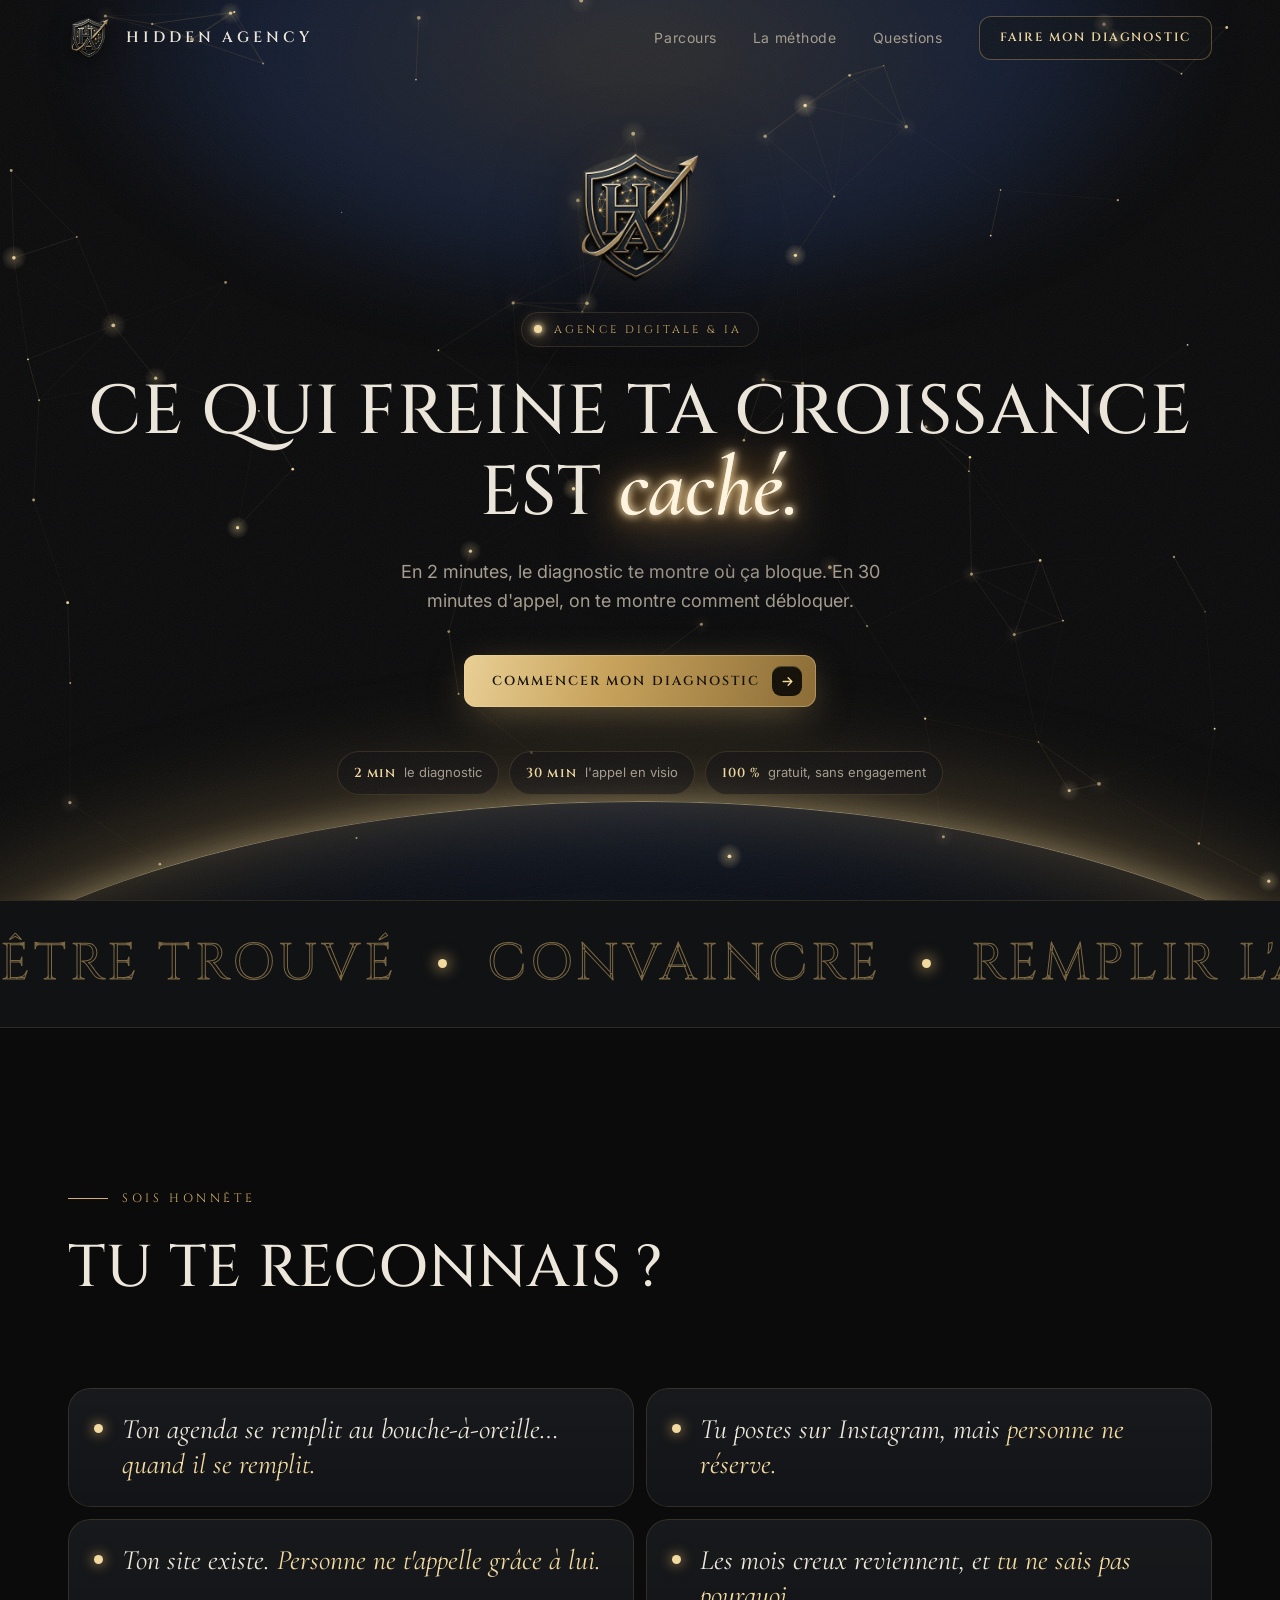
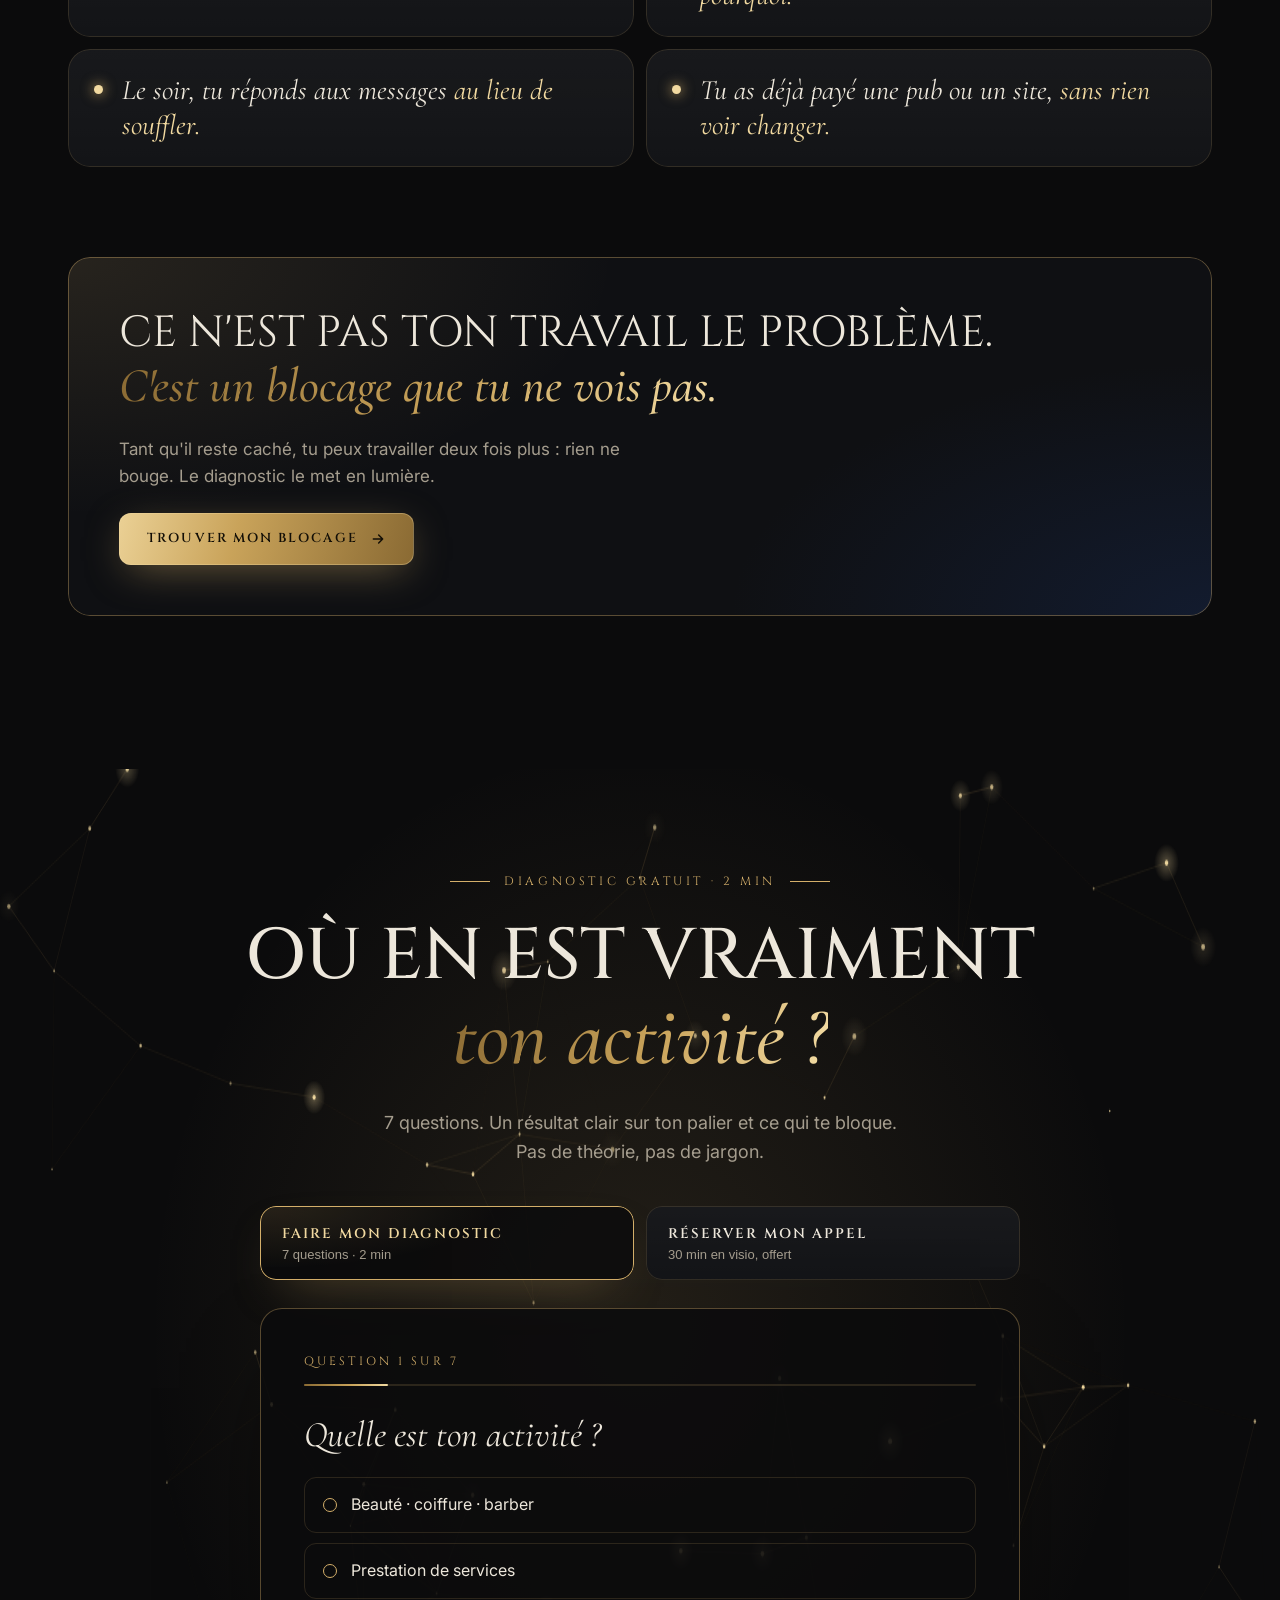
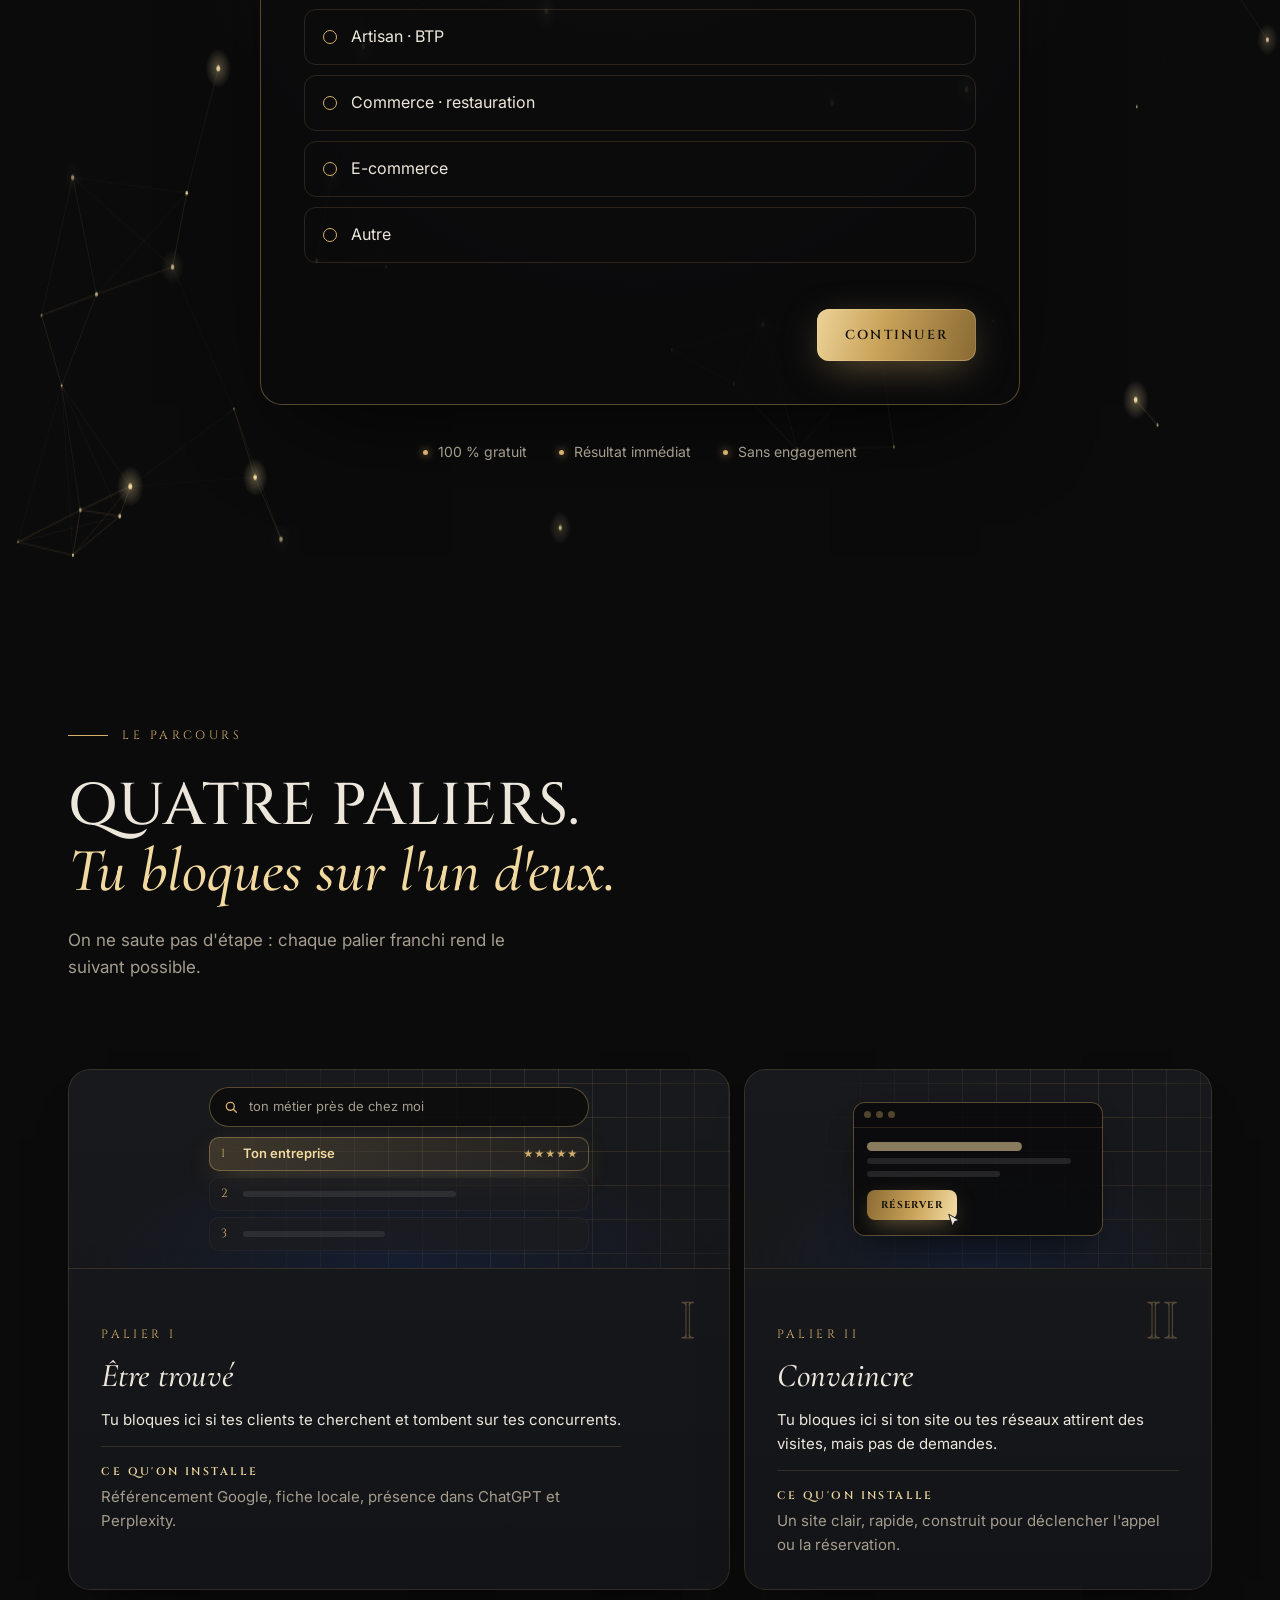
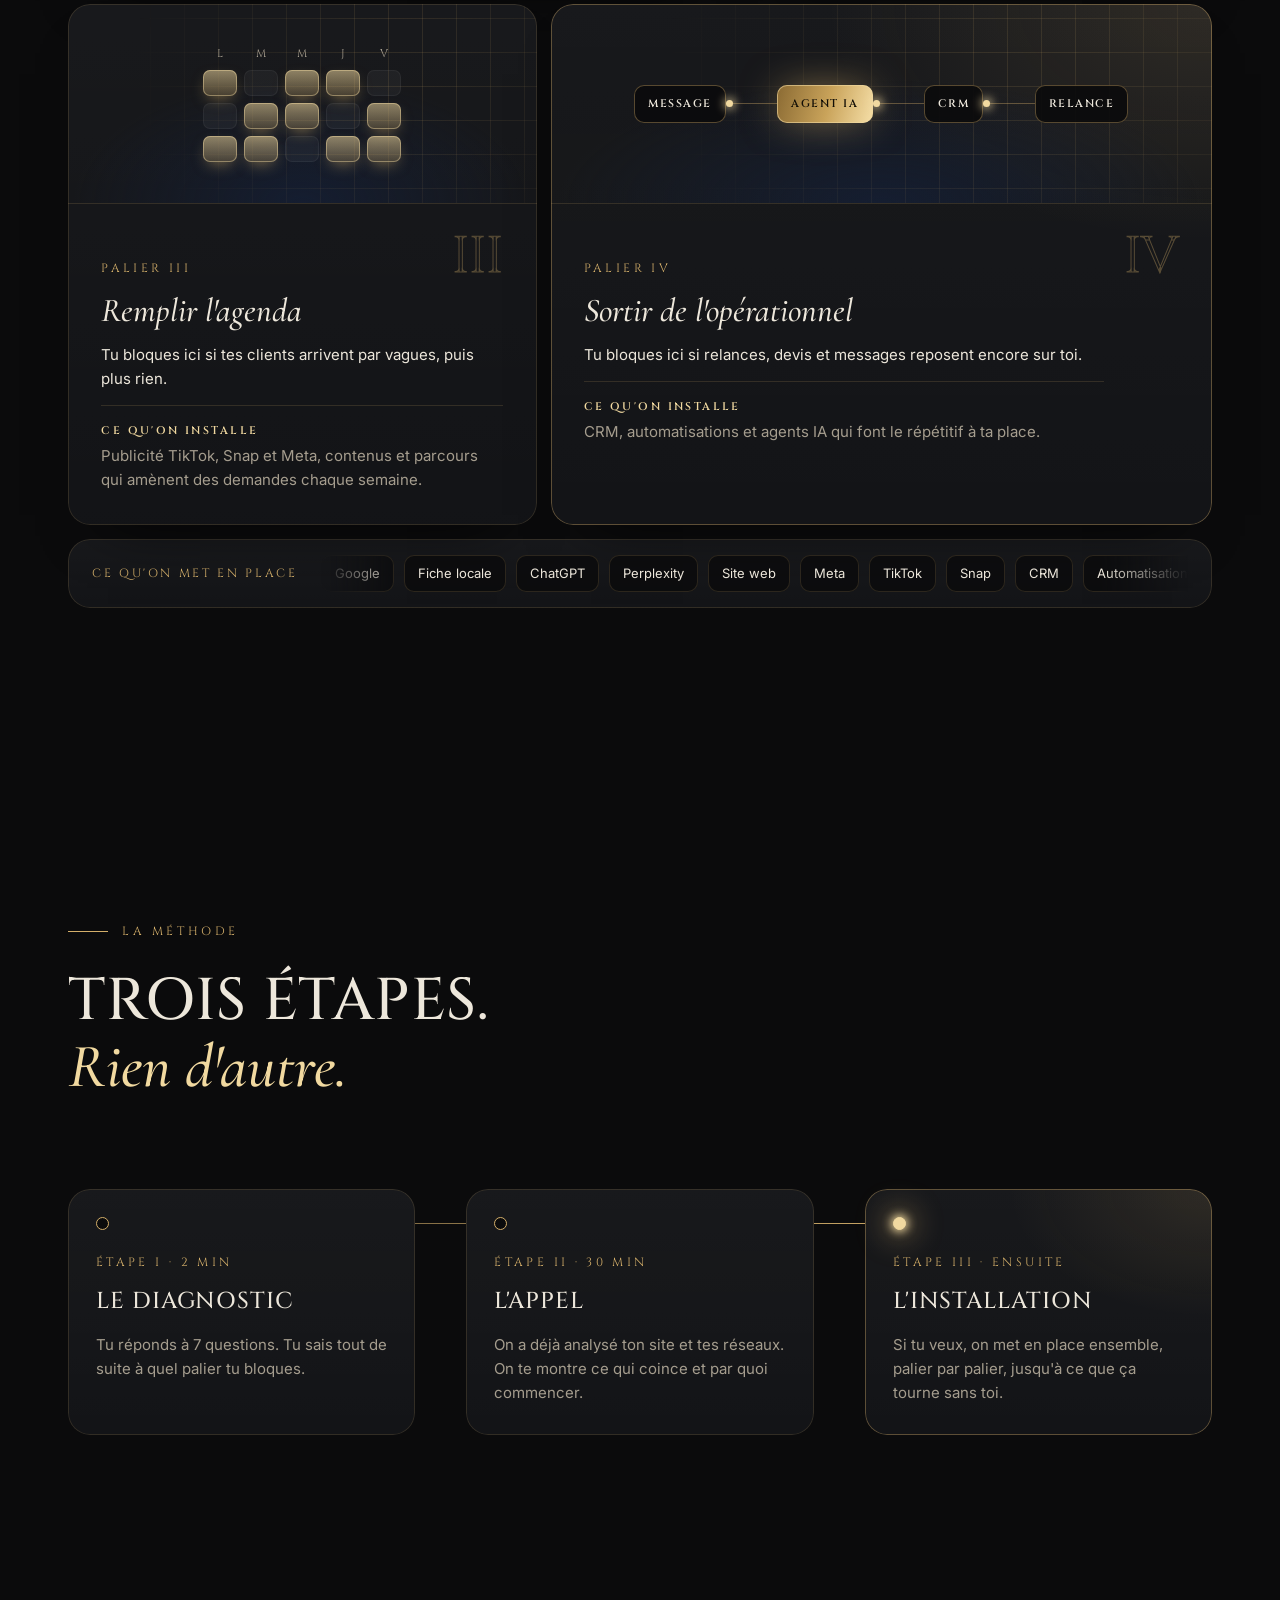
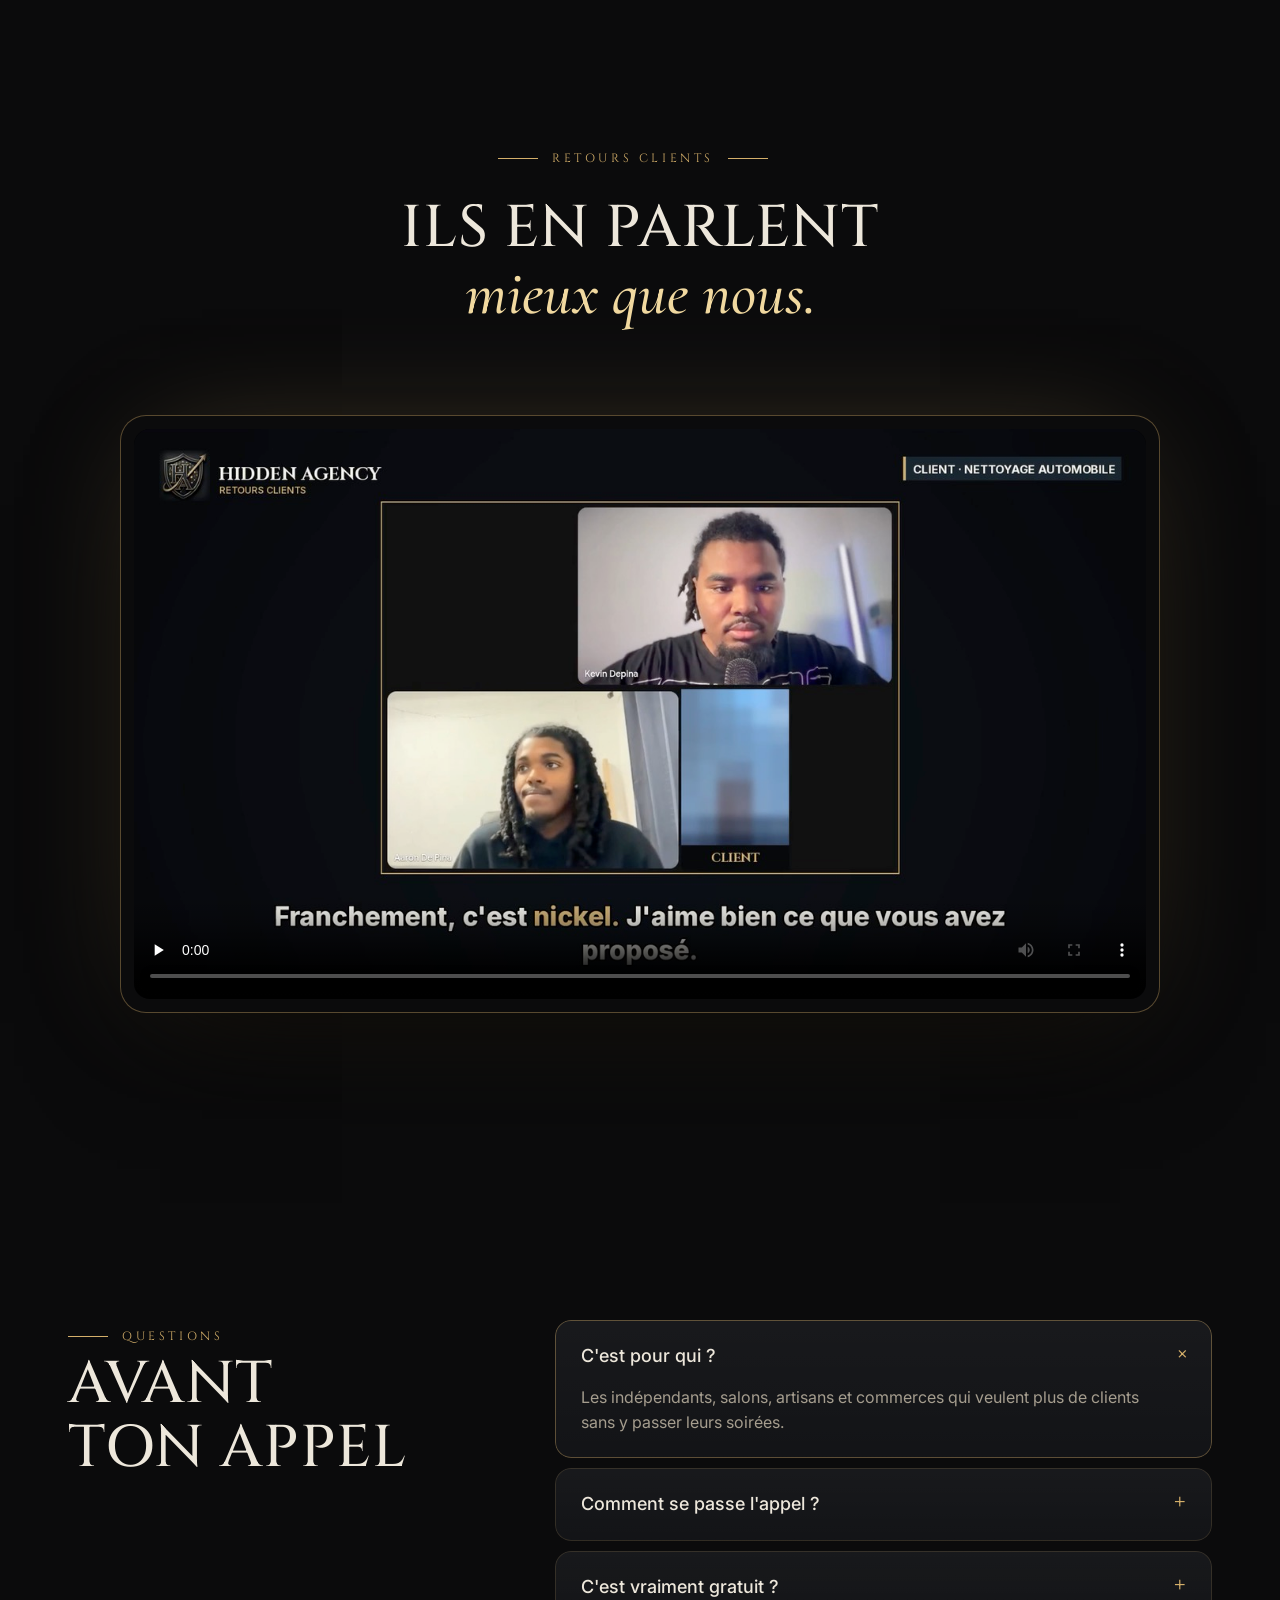
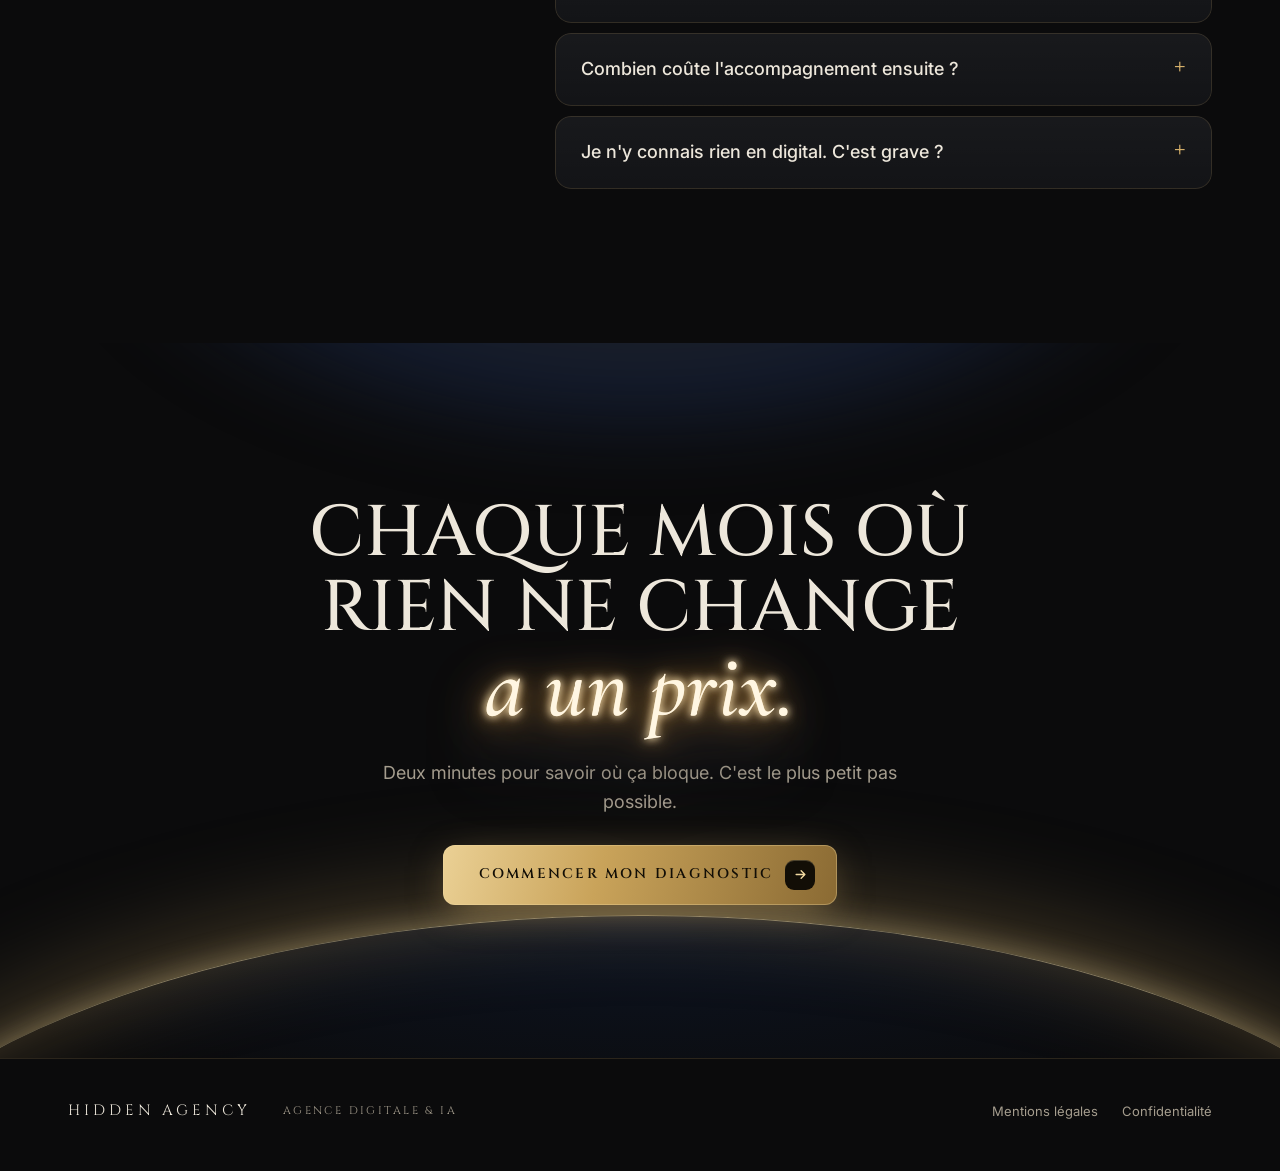
<file: index.html>
<!doctype html>
<html lang="fr">
<head>
  <meta charset="utf-8">
  <meta name="viewport" content="width=device-width, initial-scale=1">
  <title>Diagnostic de croissance digitale &amp; IA | Hidden Agency</title>
  <meta name="description" content="Être trouvé, convaincre, remplir l'agenda, sortir de l'opérationnel : le diagnostic gratuit Hidden Agency révèle à quel palier tu bloques et comment passer au suivant.">
  <link rel="canonical" href="https://hiddenagency.fr/">
  <meta name="trustpilot-one-time-domain-verification-id" content="c3d7422c-e549-4be7-abab-9e98cd8a4e30"/>
  <meta name="theme-color" content="#0B0B0C">

  <meta property="og:type" content="website">
  <meta property="og:locale" content="fr_FR">
  <meta property="og:site_name" content="Hidden Agency">
  <meta property="og:title" content="Ce qui freine ta croissance est caché. Le diagnostic le révèle.">
  <meta property="og:description" content="Diagnostic gratuit de croissance digitale & IA : 30 minutes pour savoir à quel palier tu bloques et quoi installer pour passer au suivant.">
  <meta property="og:url" content="https://hiddenagency.fr/">
  <meta property="og:image" content="https://hiddenagency.fr/assets/og-image.jpg">
  <meta name="twitter:card" content="summary_large_image">

  <link rel="icon" type="image/png" href="assets/favicon.png">
  <link rel="apple-touch-icon" href="assets/apple-touch-icon.png">

  <link rel="preconnect" href="https://fonts.googleapis.com">
  <link rel="preconnect" href="https://fonts.gstatic.com" crossorigin>
  <link rel="stylesheet" href="https://fonts.googleapis.com/css2?family=Cinzel:wght@400;500;600;700&family=Cormorant+Garamond:ital,wght@1,400;1,500&family=Inter:wght@400;500;600&display=swap">
  <link rel="stylesheet" href="styles.css?v=20261108">
  <script>document.documentElement.classList.add('js')</script>

  <script type="application/ld+json">
  {
    "@context": "https://schema.org",
    "@graph": [
      {
        "@type": "ProfessionalService",
        "@id": "https://hiddenagency.fr/#agence",
        "name": "Hidden Agency",
        "url": "https://hiddenagency.fr/",
        "logo": "https://hiddenagency.fr/assets/logo-mark.jpg",
        "image": "https://hiddenagency.fr/assets/og-image.jpg",
        "description": "Agence digitale et IA. Accompagne les entrepreneurs, artisans et commerces sur 4 paliers de croissance : visibilité, conversion, acquisition, automatisation.",
        "areaServed": { "@type": "Country", "name": "France" },
        "knowsAbout": ["SEO", "GEO", "Création de site", "Publicité TikTok Snap Meta", "Automatisation", "Agents IA", "CRM"]
      },
      {
        "@type": "Service",
        "name": "Diagnostic de croissance digitale & IA",
        "serviceType": "Diagnostic",
        "offers": { "@type": "Offer", "price": "0", "priceCurrency": "EUR" },
        "provider": { "@id": "https://hiddenagency.fr/#agence" },
        "areaServed": { "@type": "Country", "name": "France" },
        "description": "Analyse de la visibilité, du site, de l'acquisition et des process, puis restitution de 30 minutes en visio : le palier où l'entreprise bloque et le plan pour passer au suivant."
      },
      {
        "@type": "FAQPage",
        "mainEntity": [
          {
            "@type": "Question",
            "name": "Le diagnostic est-il gratuit ?",
            "acceptedAnswer": { "@type": "Answer", "text": "Oui. Le diagnostic de 30 minutes en visio est gratuit et sans engagement." }
          },
          {
            "@type": "Question",
            "name": "À qui s'adresse le diagnostic ?",
            "acceptedAnswer": { "@type": "Answer", "text": "Aux entrepreneurs, artisans et commerces qui veulent plus de clients sans y passer leurs soirées." }
          },
          {
            "@type": "Question",
            "name": "Combien coûte l'accompagnement après le diagnostic ?",
            "acceptedAnswer": { "@type": "Answer", "text": "Ça dépend du palier où l'entreprise bloque. Le chiffrage se fait après le diagnostic, sur la base des vrais besoins." }
          },
          {
            "@type": "Question",
            "name": "Faut-il s'y connaître en digital ?",
            "acceptedAnswer": { "@type": "Answer", "text": "Non. On parle de clients, de temps et de chiffre d'affaires, pas de jargon." }
          },
          {
            "@type": "Question",
            "name": "Le diagnostic engage-t-il à quelque chose ?",
            "acceptedAnswer": { "@type": "Answer", "text": "À rien. Le plan est à toi, que tu le mettes en place seul ou avec nous." }
          }
        ]
      }
    ]
  }
  </script>
</head>
<body>
  <a class="skip" href="#contenu">Aller au contenu</a>

  <header class="site-header" data-header>
    <div class="container header-inner">
      <a class="brand" href="#top" aria-label="Hidden Agency, retour en haut">
        <img class="brand-mark" src="assets/logo-mark.webp" width="44" height="44" alt="" aria-hidden="true">
        <span class="brand-name">Hidden Agency</span>
      </a>

      <button class="menu-toggle" type="button" aria-expanded="false" aria-controls="menu" data-menu-toggle>
        <span class="sr-only">Menu</span>
        <svg viewBox="0 0 24 24" aria-hidden="true"><path d="M4 8h16M4 16h16"/></svg>
      </button>

      <nav class="nav" id="menu" aria-label="Navigation principale" data-menu>
        <a href="#parcours">Parcours</a>
        <a href="#methode">La méthode</a>
        <a href="#faq">Questions</a>
        <a class="btn btn-ghost btn-sm" href="#reserver" data-booking>Faire mon diagnostic</a>
      </nav>
    </div>
  </header>

  <main id="contenu">
    <!-- HERO -->
    <section class="hero" id="top">
      <div class="hero-light" aria-hidden="true"><span class="hero-light-top"></span><span class="hero-light-rim"></span></div>
      <canvas class="constellation" data-constellation aria-hidden="true"></canvas>
      <div class="container hero-inner">
        <div class="hero-mark reveal">
          <img src="assets/logo-mark.webp" width="660" height="660" fetchpriority="high"
               alt="Logo Hidden Agency : bouclier noir et or, monogramme HA, constellation lumineuse et flèche de croissance">
        </div>
        <p class="eyebrow reveal"><span class="star" aria-hidden="true"></span>Agence digitale &amp; IA</p>
        <h1 class="hero-title reveal">
          <span class="line">Ce qui freine ta croissance</span>
          <span class="line">est <em class="glow-text" data-text="caché.">caché.</em></span>
        </h1>
        <p class="lead reveal">En 2 minutes, le diagnostic te montre où ça bloque. En 30 minutes d'appel, on te montre comment débloquer.</p>
        <div class="hero-actions reveal">
          <a class="btn btn-gold" href="#reserver" data-booking>
            Commencer mon diagnostic
            <span class="btn-chip" aria-hidden="true"><svg viewBox="0 0 24 24"><path d="M5 12h14M13 6l6 6-6 6"/></svg></span>
          </a>
        </div>
        <ul class="hero-proof reveal" aria-label="Ce que tu obtiens">
          <li><strong>2 min</strong> le diagnostic</li>
          <li><strong>30 min</strong> l'appel en visio</li>
          <li><strong>100 %</strong> gratuit, sans engagement</li>
        </ul>
      </div>
      <svg class="svg-defs" width="0" height="0" aria-hidden="true" focusable="false">
        <defs>
          <filter id="glow-gold" color-interpolation-filters="sRGB" x="-50%" y="-200%" width="200%" height="500%">
            <feGaussianBlur in="SourceGraphic" stdDeviation="4" result="b4"/>
            <feGaussianBlur in="SourceGraphic" stdDeviation="9" result="b9"/>
            <feGaussianBlur in="SourceGraphic" stdDeviation="19" result="b19"/>
            <feGaussianBlur in="SourceGraphic" stdDeviation="30" result="b30"/>
            <feColorMatrix in="b4" result="l0" type="matrix" values="1 0 0 0 0  0 .96 0 0 0  0 0 .86 0 0  0 0 0 .8 0"/>
            <feColorMatrix in="b9" result="l1" type="matrix" values="1 0 0 0 0  0 .74 0 0 0  0 0 .36 0 0  0 0 0 .65 0"/>
            <feOffset in="l1" result="l1o" dy="2"/>
            <feColorMatrix in="b19" result="l2" type="matrix" values=".83 0 0 0 0  0 .62 0 0 0  0 0 .3 0 0  0 0 0 1 0"/>
            <feOffset in="l2" result="l2o" dy="2"/>
            <feColorMatrix in="b30" result="l3" type="matrix" values=".55 0 0 0 0  0 .38 0 0 0  0 0 .14 0 0  0 0 0 1 0"/>
            <feOffset in="l3" result="l3o" dy="16"/>
            <feColorMatrix in="b30" result="l4" type="matrix" values=".09 0 0 0 0  0 .14 0 0 0  0 0 .26 0 0  0 0 0 .9 0"/>
            <feOffset in="l4" result="l4o" dy="48"/>
            <feMerge><feMergeNode in="l0"/><feMergeNode in="l1o"/><feMergeNode in="l2o"/><feMergeNode in="l3o"/><feMergeNode in="l4o"/><feMergeNode in="l0"/><feMergeNode in="SourceGraphic"/></feMerge>
          </filter>
        </defs>
      </svg>
    </section>

    <!-- BANDEAU -->
    <div class="marquee" aria-hidden="true">
      <div class="marquee-track">
        <span>Être trouvé</span><i></i><span>Convaincre</span><i></i><span>Remplir l'agenda</span><i></i><span>Sortir de l'opérationnel</span><i></i>
        <span>Être trouvé</span><i></i><span>Convaincre</span><i></i><span>Remplir l'agenda</span><i></i><span>Sortir de l'opérationnel</span><i></i>
      </div>
    </div>

    <!-- MIROIR : le visiteur se reconnaît -->
    <section class="section mirror" id="miroir" aria-labelledby="miroir-titre">
      <div class="container">
        <header class="section-head">
          <p class="kicker reveal">Sois honnête</p>
          <h2 class="section-title reveal" id="miroir-titre">Tu te reconnais&nbsp;?</h2>
        </header>
        <ul class="pains">
          <li class="pain reveal" data-spot>Ton agenda se remplit au bouche-à-oreille… <em>quand il se remplit.</em></li>
          <li class="pain reveal" data-spot>Tu postes sur Instagram, mais <em>personne ne réserve.</em></li>
          <li class="pain reveal" data-spot>Ton site existe. <em>Personne ne t'appelle grâce à lui.</em></li>
          <li class="pain reveal" data-spot>Les mois creux reviennent, et <em>tu ne sais pas pourquoi.</em></li>
          <li class="pain reveal" data-spot>Le soir, tu réponds aux messages <em>au lieu de souffler.</em></li>
          <li class="pain reveal" data-spot>Tu as déjà payé une pub ou un site, <em>sans rien voir changer.</em></li>
        </ul>
        <div class="mirror-turn reveal">
          <p class="mirror-verdict">Ce n'est pas ton travail le problème.<br><em class="gold-text">C'est un blocage que tu ne vois pas.</em></p>
          <p class="mirror-sub">Tant qu'il reste caché, tu peux travailler deux fois plus : rien ne bouge. Le diagnostic le met en lumière.</p>
          <a class="btn btn-gold" href="#reserver">
            Trouver mon blocage
            <svg viewBox="0 0 24 24" aria-hidden="true"><path d="M5 12h14M13 6l6 6-6 6"/></svg>
          </a>
        </div>
      </div>
    </section>

    <!-- DIAGNOSTIC -->
    <section class="booking" id="reserver" aria-labelledby="reserver-titre">
      <canvas class="constellation" data-constellation aria-hidden="true"></canvas>
      <div class="container booking-inner">
        <p class="kicker reveal">Diagnostic gratuit · 2 min</p>
        <h2 class="booking-title reveal" id="reserver-titre">Où en est vraiment<br><em class="gold-text">ton activité&nbsp;?</em></h2>
        <p class="lead reveal">7 questions. Un résultat clair sur ton palier et ce qui te bloque. Pas de théorie, pas de jargon.</p>

        <div class="modes reveal" role="tablist" aria-label="Choisir comment faire ton diagnostic">
          <button class="mode" type="button" role="tab" id="tab-quiz" aria-controls="panel-quiz" aria-selected="true" data-mode="quiz">
            <span class="mode-title">Faire mon diagnostic</span>
            <span class="mode-sub">7 questions · 2 min</span>
          </button>
          <button class="mode" type="button" role="tab" id="tab-slot" aria-controls="panel-slot" aria-selected="false" tabindex="-1" data-mode="slot">
            <span class="mode-title">Réserver mon appel</span>
            <span class="mode-sub">30 min en visio, offert</span>
          </button>
        </div>

        <!-- Option 1 : questionnaire -->
        <div class="panel reveal" id="panel-quiz" role="tabpanel" aria-labelledby="tab-quiz">
          <form class="quiz" data-quiz novalidate>
            <div class="quiz-head">
              <p class="quiz-count" data-quiz-count aria-live="polite"></p>
              <div class="quiz-progress" aria-hidden="true"><span data-quiz-bar></span></div>
            </div>

            <div data-quiz-steps></div>

            <fieldset class="quiz-step" data-quiz-contact hidden>
              <legend class="quiz-question">Ton résultat est prêt. Où te l'envoyer&nbsp;?</legend>
              <div class="quiz-fields">
                <label class="field">Prénom
                  <input type="text" name="prenom" autocomplete="given-name" maxlength="60" required>
                </label>
                <label class="field">E-mail
                  <input type="email" name="email" autocomplete="email" maxlength="120" required>
                </label>
                <label class="field">Téléphone <span class="field-opt">(pour te rappeler)</span>
                  <input type="tel" name="telephone" autocomplete="tel" maxlength="20">
                </label>
                <label class="field">Nom de ton entreprise
                  <input type="text" name="entreprise" autocomplete="organization" maxlength="80" required>
                </label>
                <label class="field">Ton site ou ton Instagram <span class="field-opt">(pour qu'on l'analyse avant l'appel)</span>
                  <input type="text" name="lien" inputmode="url" maxlength="200" placeholder="monsite.fr ou @moncompte">
                </label>
                <label class="field">Ton plus gros blocage, en une phrase <span class="field-opt">(facultatif)</span>
                  <textarea name="blocage" rows="2" maxlength="280"></textarea>
                </label>
                <label class="field field-hp" aria-hidden="true">Ne pas remplir
                  <input type="text" name="site_web" tabindex="-1" autocomplete="off">
                </label>
              </div>
              <label class="consent">
                <input type="checkbox" name="consent" required>
                <span>J'accepte que Hidden Agency me recontacte au sujet de mon diagnostic. Mes données ne sont jamais revendues (<a href="confidentialite.html">confidentialité</a>).</span>
              </label>
            </fieldset>

            <p class="quiz-error" role="alert" data-quiz-error></p>

            <div class="quiz-nav">
              <button class="btn btn-ghost" type="button" data-quiz-back>Retour</button>
              <button class="btn btn-gold" type="submit" data-quiz-next>Continuer</button>
            </div>
          </form>

          <div class="quiz-result" data-quiz-result hidden tabindex="-1">
            <p class="kicker">Ton palier</p>
            <p class="result-numeral" data-result-numeral></p>
            <h3 class="result-title" data-result-title></h3>
            <p class="result-text" data-result-text></p>
            <div class="result-block">
              <p class="result-label">Ce que ça te coûte aujourd'hui</p>
              <p data-result-cost></p>
            </div>
            <div class="result-block">
              <p class="result-label">Ce qu'on regarde ensemble pendant l'appel</p>
              <ul class="result-call" data-result-call></ul>
            </div>
            <button class="btn btn-gold btn-lg" type="button" data-mode-switch="slot">
              Réserver mon appel offert
              <svg viewBox="0 0 24 24" aria-hidden="true"><path d="M5 12h14M13 6l6 6-6 6"/></svg>
            </button>
            <p class="result-next">30 minutes en visio. On arrive avec ton analyse, tu repars avec ton plan — même si on ne travaille pas ensemble.</p>
          </div>
        </div>

        <!-- Option 2 : prise de rendez-vous -->
        <div class="panel" id="panel-slot" role="tabpanel" aria-labelledby="tab-slot" hidden>
          <div class="slot-card">
            <p class="result-label">Appel découverte · 30 min · en visio</p>
            <h3 class="slot-title">Choisis ton créneau</h3>
            <ul class="result-call">
              <li>On regarde ton site et tes réseaux avant l'appel.</li>
              <li>On te montre ce qui bloque et par quoi commencer.</li>
              <li>Tu repars avec ton plan, même si on ne travaille pas ensemble.</li>
            </ul>
            <a class="btn btn-gold btn-lg" href="#reserver" target="_blank" rel="noopener" data-agenda-link>
              Voir les créneaux disponibles
              <span class="btn-chip" aria-hidden="true"><svg viewBox="0 0 24 24"><path d="M5 12h14M13 6l6 6-6 6"/></svg></span>
            </a>
            <p class="meta">L'agenda s'ouvre dans un nouvel onglet.</p>
          </div>
          <a class="btn btn-ghost" href="#reserver" data-whatsapp hidden>Écrire sur WhatsApp</a>
        </div>

        <ul class="assurances reveal">
          <li>100 % gratuit</li>
          <li>Résultat immédiat</li>
          <li>Sans engagement</li>
        </ul>
      </div>
    </section>

    <!-- PARCOURS -->
    <section class="section" id="parcours" aria-labelledby="parcours-titre">
      <div class="container">
        <header class="section-head">
          <p class="kicker reveal">Le parcours</p>
          <h2 class="section-title reveal" id="parcours-titre">Quatre paliers.<br><em>Tu bloques sur l'un d'eux.</em></h2>
          <p class="section-sub reveal">On ne saute pas d'étape : chaque palier franchi rend le suivant possible.</p>
        </header>

        <ol class="bento">
          <!-- Palier I : être trouvé -->
          <li class="tile tile-wide reveal" data-spot>
            <div class="tile-visual" aria-hidden="true">
              <span class="tile-grid"></span>
              <div class="vis-search">
                <div class="vis-bar"><svg viewBox="0 0 24 24"><circle cx="11" cy="11" r="6"/><path d="M20 20l-4.5-4.5"/></svg><span>ton métier près de chez moi</span></div>
                <ol class="vis-results">
                  <li class="is-you"><span class="vis-rank">1</span><span class="vis-name">Ton entreprise</span><span class="vis-stars"><i></i><i></i><i></i><i></i><i></i></span></li>
                  <li><span class="vis-rank">2</span><span class="vis-line"></span></li>
                  <li><span class="vis-rank">3</span><span class="vis-line short"></span></li>
                </ol>
              </div>
            </div>
            <div class="tile-body">
              <p class="leak-tag">Palier I<span class="numeral">I</span></p>
              <h3>Être trouvé</h3>
              <p class="leak-symptom">Tu bloques ici si tes clients te cherchent et tombent sur tes concurrents.</p>
              <p class="leak-fix"><strong>Ce qu'on installe</strong> Référencement Google, fiche locale, présence dans ChatGPT et Perplexity.</p>
            </div>
          </li>

          <!-- Palier II : convaincre -->
          <li class="tile reveal" data-spot>
            <div class="tile-visual" aria-hidden="true">
              <span class="tile-grid"></span>
              <div class="vis-browser">
                <div class="vis-chrome"><i></i><i></i><i></i></div>
                <div class="vis-page">
                  <span class="vis-h"></span><span class="vis-p"></span><span class="vis-p short"></span>
                  <span class="vis-cta">Réserver</span>
                  <svg class="vis-cursor" viewBox="0 0 24 24"><path d="M5 3l14 8-6 1.6L10 19z"/></svg>
                </div>
              </div>
            </div>
            <div class="tile-body">
              <p class="leak-tag">Palier II<span class="numeral">II</span></p>
              <h3>Convaincre</h3>
              <p class="leak-symptom">Tu bloques ici si ton site ou tes réseaux attirent des visites, mais pas de demandes.</p>
              <p class="leak-fix"><strong>Ce qu'on installe</strong> Un site clair, rapide, construit pour déclencher l'appel ou la réservation.</p>
            </div>
          </li>

          <!-- Palier III : remplir l'agenda -->
          <li class="tile reveal" data-spot>
            <div class="tile-visual" aria-hidden="true">
              <span class="tile-grid"></span>
              <div class="vis-week">
                <span class="vis-day">L</span><span class="vis-day">M</span><span class="vis-day">M</span><span class="vis-day">J</span><span class="vis-day">V</span>
                <i class="on"></i><i></i><i class="on"></i><i class="on"></i><i></i>
                <i></i><i class="on"></i><i class="on"></i><i></i><i class="on"></i>
                <i class="on"></i><i class="on"></i><i></i><i class="on"></i><i class="on"></i>
              </div>
            </div>
            <div class="tile-body">
              <p class="leak-tag">Palier III<span class="numeral">III</span></p>
              <h3>Remplir l'agenda</h3>
              <p class="leak-symptom">Tu bloques ici si tes clients arrivent par vagues, puis plus rien.</p>
              <p class="leak-fix"><strong>Ce qu'on installe</strong> Publicité TikTok, Snap et Meta, contenus et parcours qui amènent des demandes chaque semaine.</p>
            </div>
          </li>

          <!-- Palier IV : sortir de l'opérationnel -->
          <li class="tile tile-wide tile-lit reveal" data-spot>
            <div class="tile-visual" aria-hidden="true">
              <span class="tile-grid"></span>
              <div class="vis-flow">
                <span class="vis-node">Message</span>
                <span class="vis-link"><i></i></span>
                <span class="vis-node vis-node-ai">Agent IA</span>
                <span class="vis-link"><i></i></span>
                <span class="vis-node">CRM</span>
                <span class="vis-link"><i></i></span>
                <span class="vis-node">Relance</span>
              </div>
            </div>
            <div class="tile-body">
              <p class="leak-tag">Palier IV<span class="numeral">IV</span></p>
              <h3>Sortir de l'opérationnel</h3>
              <p class="leak-symptom">Tu bloques ici si relances, devis et messages reposent encore sur toi.</p>
              <p class="leak-fix"><strong>Ce qu'on installe</strong> CRM, automatisations et agents IA qui font le répétitif à ta place.</p>
            </div>
          </li>
        </ol>

        <div class="toolbelt reveal">
          <p class="toolbelt-title">Ce qu'on met en place</p>
          <div class="toolbelt-track" aria-hidden="true">
            <div class="toolbelt-set">
              <span>Google</span><span>Fiche locale</span><span>ChatGPT</span><span>Perplexity</span><span>Site web</span><span>Meta</span><span>TikTok</span><span>Snap</span><span>CRM</span><span>Automatisations</span><span>Agents IA</span>
            </div>
            <div class="toolbelt-set">
              <span>Google</span><span>Fiche locale</span><span>ChatGPT</span><span>Perplexity</span><span>Site web</span><span>Meta</span><span>TikTok</span><span>Snap</span><span>CRM</span><span>Automatisations</span><span>Agents IA</span>
            </div>
          </div>
          <p class="sr-only">Google, fiche locale, ChatGPT, Perplexity, site web, Meta, TikTok, Snap, CRM, automatisations et agents IA.</p>
        </div>
      </div>
    </section>

    <!-- METHODE -->
    <section class="section method" id="methode" aria-labelledby="methode-titre">
      <div class="container">
        <header class="section-head">
          <p class="kicker reveal">La méthode</p>
          <h2 class="section-title reveal" id="methode-titre">Trois étapes.<br><em>Rien d'autre.</em></h2>
        </header>

        <ol class="steps">
          <li class="step reveal" data-spot>
            <span class="node" aria-hidden="true"></span>
            <p class="step-num">Étape I · 2 min</p>
            <h3>Le diagnostic</h3>
            <p>Tu réponds à 7 questions. Tu sais tout de suite à quel palier tu bloques.</p>
          </li>
          <li class="step reveal" data-spot>
            <span class="node" aria-hidden="true"></span>
            <p class="step-num">Étape II · 30 min</p>
            <h3>L'appel</h3>
            <p>On a déjà analysé ton site et tes réseaux. On te montre ce qui coince et par quoi commencer.</p>
          </li>
          <li class="step reveal" data-spot>
            <span class="node node-lit" aria-hidden="true"></span>
            <p class="step-num">Étape III · ensuite</p>
            <h3>L'installation</h3>
            <p>Si tu veux, on met en place ensemble, palier par palier, jusqu'à ce que ça tourne sans toi.</p>
          </li>
        </ol>
      </div>
    </section>

    <!-- BANDEAU AVIS -->
    <section class="voices" aria-label="Ce que disent nos clients" hidden>
      <div class="voices-track">
        <ul class="voices-set">
          <li class="voice"><span class="stars" aria-label="5 sur 5"><i></i><i></i><i></i><i></i><i></i></span><q>[Avis court]</q><span class="voice-who">[Prénom · Activité]</span></li>
          <li class="voice"><span class="stars" aria-label="5 sur 5"><i></i><i></i><i></i><i></i><i></i></span><q>[Avis court]</q><span class="voice-who">[Prénom · Activité]</span></li>
          <li class="voice"><span class="stars" aria-label="5 sur 5"><i></i><i></i><i></i><i></i><i></i></span><q>[Avis court]</q><span class="voice-who">[Prénom · Activité]</span></li>
          <li class="voice"><span class="stars" aria-label="5 sur 5"><i></i><i></i><i></i><i></i><i></i></span><q>[Avis court]</q><span class="voice-who">[Prénom · Activité]</span></li>
        </ul>
        <ul class="voices-set" aria-hidden="true">
          <li class="voice"><span class="stars"><i></i><i></i><i></i><i></i><i></i></span><q>[Avis court]</q><span class="voice-who">[Prénom · Activité]</span></li>
          <li class="voice"><span class="stars"><i></i><i></i><i></i><i></i><i></i></span><q>[Avis court]</q><span class="voice-who">[Prénom · Activité]</span></li>
          <li class="voice"><span class="stars"><i></i><i></i><i></i><i></i><i></i></span><q>[Avis court]</q><span class="voice-who">[Prénom · Activité]</span></li>
          <li class="voice"><span class="stars"><i></i><i></i><i></i><i></i><i></i></span><q>[Avis court]</q><span class="voice-who">[Prénom · Activité]</span></li>
        </ul>
      </div>
    </section>

    <!-- AVIS TRUSTPILOT : retirer hidden dès les premiers vrais avis -->
    <aside class="trust-band" aria-label="Avis clients" hidden>
      <a href="https://fr.trustpilot.com/review/hiddenagency.fr" target="_blank" rel="noopener">Lire nos avis sur Trustpilot <span aria-hidden="true">→</span></a>
    </aside>

    <!-- TEMOIGNAGES VIDEO -->
    <section class="section testimonials" id="temoignages" aria-labelledby="temoignages-titre">
      <div class="container">
        <header class="section-head section-head-center">
          <p class="kicker reveal">Retours clients</p>
          <h2 class="section-title reveal" id="temoignages-titre">Ils en parlent<br><em>mieux que nous.</em></h2>
        </header>
        <figure class="video-frame reveal">
          <span class="corner tl" aria-hidden="true"></span><span class="corner tr" aria-hidden="true"></span>
          <span class="corner bl" aria-hidden="true"></span><span class="corner br" aria-hidden="true"></span>
          <video controls playsinline preload="none" poster="assets/temoignages-poster.jpg" width="1920" height="1080">
            <source src="assets/temoignages.mp4" type="video/mp4">
            Ton navigateur ne lit pas cette vidéo. <a href="assets/temoignages.mp4">Télécharger les témoignages</a>.
          </video>
        </figure>
      </div>
    </section>

    <!-- FAQ -->
    <section class="section" id="faq" aria-labelledby="faq-titre">
      <div class="container faq-grid">
        <div>
          <p class="kicker reveal">Questions</p>
          <h2 class="section-title reveal" id="faq-titre">Avant<br>ton appel</h2>
        </div>
        <div class="faq">
          <details class="reveal" data-spot open>
            <summary>C'est pour qui&nbsp;?</summary>
            <p>Les indépendants, salons, artisans et commerces qui veulent plus de clients sans y passer leurs soirées.</p>
          </details>
          <details class="reveal" data-spot>
            <summary>Comment se passe l'appel&nbsp;?</summary>
            <p>30 minutes en visio. On a regardé ton site et tes réseaux avant. On te montre ce qui bloque, ce que ça te coûte et par quoi commencer. Tu poses toutes tes questions.</p>
          </details>
          <details class="reveal" data-spot>
            <summary>C'est vraiment gratuit&nbsp;?</summary>
            <p>Oui. Pas de carte bancaire, pas de piège. Tu repars avec ton palier et ton plan, que tu travailles avec nous ou non.</p>
          </details>
          <details class="reveal" data-spot>
            <summary>Combien coûte l'accompagnement ensuite&nbsp;?</summary>
            <p>Ça dépend du palier où tu bloques. On ne chiffre qu'après l'appel, sur tes vrais besoins.</p>
          </details>
          <details class="reveal" data-spot>
            <summary>Je n'y connais rien en digital. C'est grave&nbsp;?</summary>
            <p>Non. On parle de clients, de temps et de chiffre d'affaires, pas de jargon.</p>
          </details>
        </div>
      </div>
    </section>

    <!-- RELANCE FINALE -->
    <section class="final" aria-labelledby="final-titre">
      <div class="hero-light hero-light-low" aria-hidden="true"><span class="hero-light-top"></span><span class="hero-light-rim"></span></div>
      <div class="container final-inner">
        <h2 class="booking-title reveal" id="final-titre">Chaque mois où rien ne change<br><em class="glow-text" data-text="a un prix.">a un prix.</em></h2>
        <p class="lead reveal">Deux minutes pour savoir où ça bloque. C'est le plus petit pas possible.</p>
        <a class="btn btn-gold btn-lg reveal" href="#reserver">
          Commencer mon diagnostic
          <span class="btn-chip" aria-hidden="true"><svg viewBox="0 0 24 24"><path d="M5 12h14M13 6l6 6-6 6"/></svg></span>
        </a>
      </div>
    </section>
  </main>

  <footer class="site-footer">
    <div class="container footer-inner">
      <span class="footer-brand">Hidden Agency</span>
      <span class="footer-sub">Agence digitale &amp; IA</span>
      <nav class="footer-links" aria-label="Liens légaux">
        <a href="mentions-legales.html">Mentions légales</a>
        <a href="confidentialite.html">Confidentialité</a>
      </nav>
    </div>
  </footer>

  <div class="sticky-cta" data-sticky-cta>
    <a class="btn btn-gold" href="#reserver" data-booking>Faire mon diagnostic</a>
  </div>

  <script src="main.js?v=20261109" defer></script>
  <script src="diagnostic.js?v=20261108" defer></script>
</body>
</html>
</file>
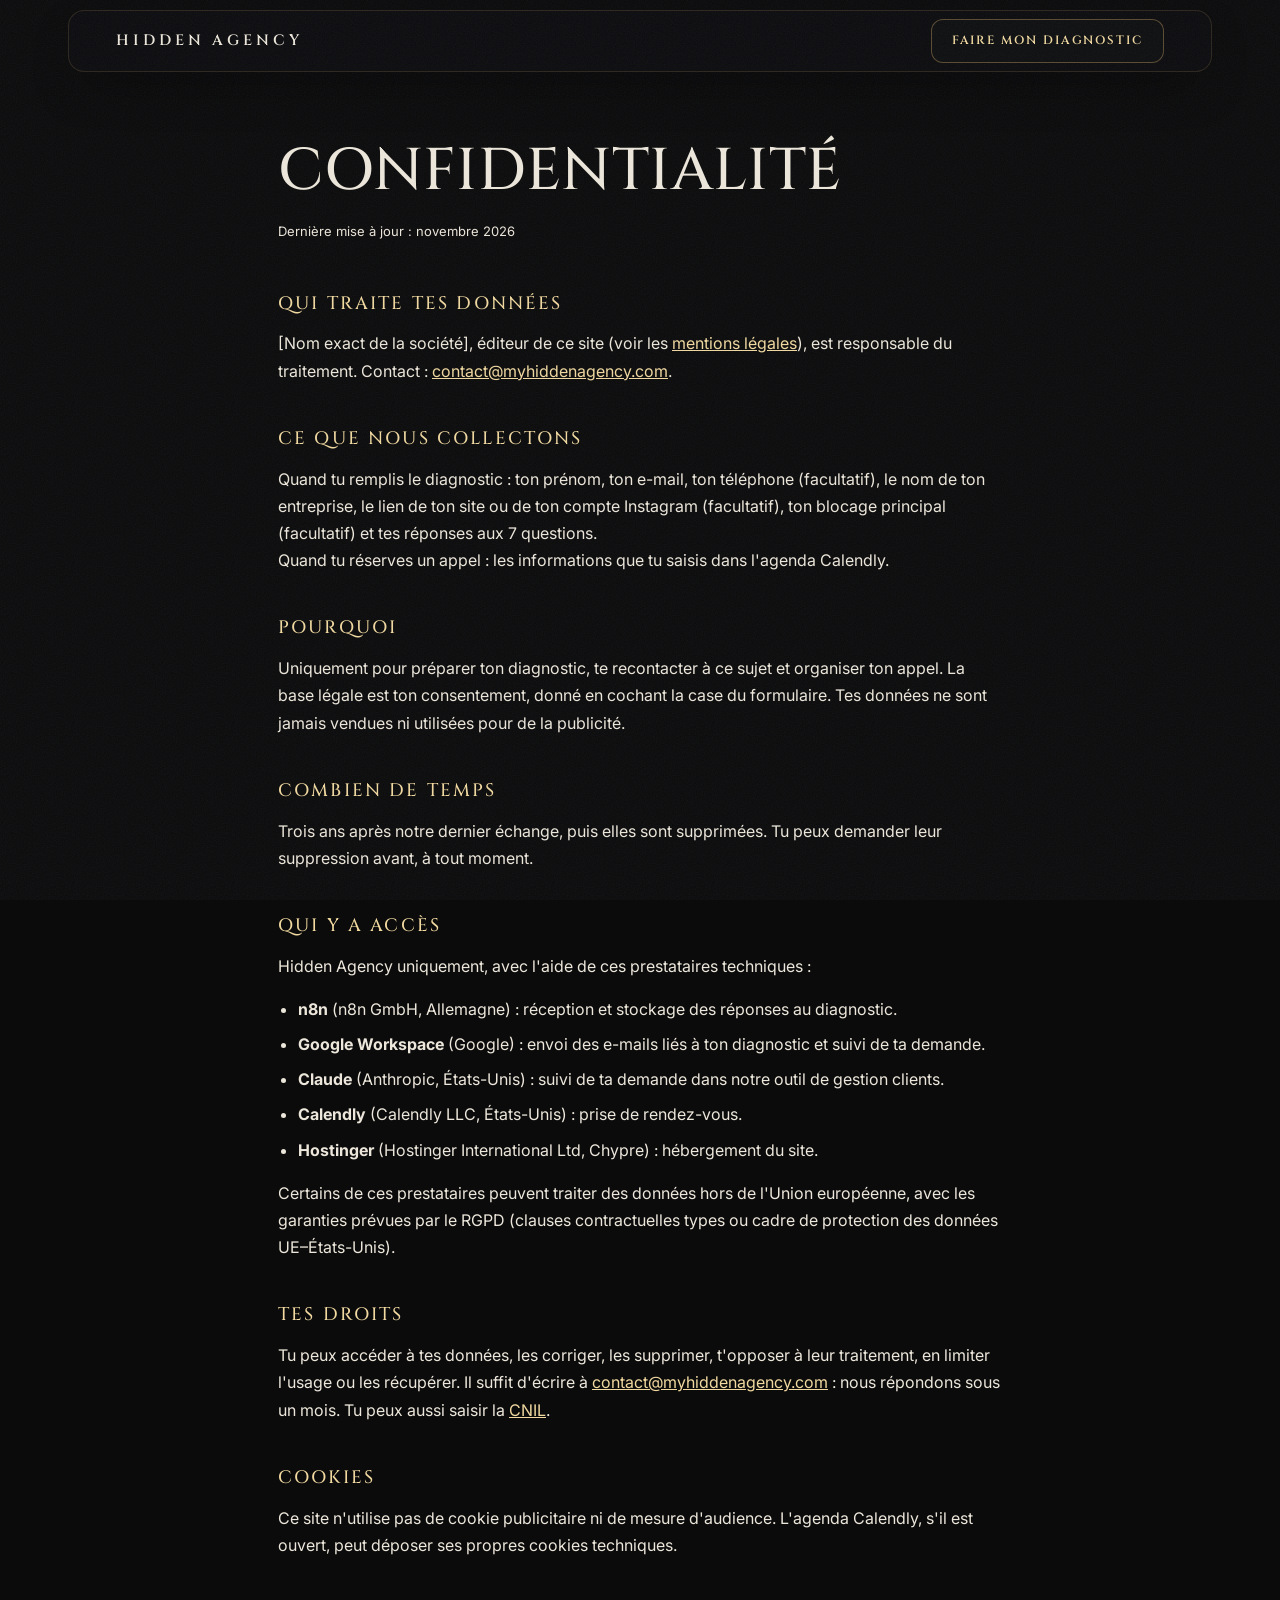
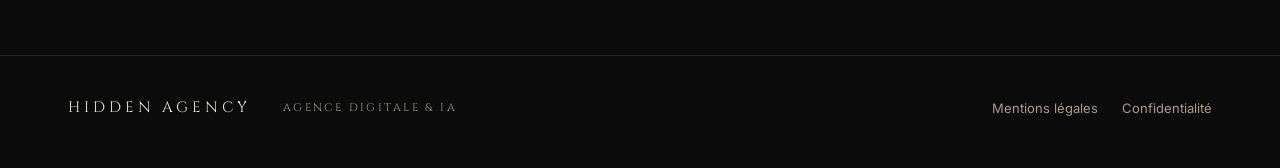
<file: confidentialite.html>
<!doctype html>
<html lang="fr">
<head>
  <meta charset="utf-8">
  <meta name="viewport" content="width=device-width, initial-scale=1">
  <title>Politique de confidentialité | Hidden Agency</title>
  <meta name="robots" content="noindex, follow">
  <link rel="canonical" href="https://hiddenagency.fr/confidentialite.html">
  <link rel="icon" type="image/png" href="assets/favicon.png">
  <link rel="preconnect" href="https://fonts.googleapis.com">
  <link rel="preconnect" href="https://fonts.gstatic.com" crossorigin>
  <link rel="stylesheet" href="https://fonts.googleapis.com/css2?family=Cinzel:wght@400;500;600&family=Inter:wght@400;500;600&display=swap">
  <link rel="stylesheet" href="styles.css?v=20261108">
</head>
<body>
  <header class="site-header is-scrolled">
    <div class="container header-inner">
      <a class="brand" href="./" aria-label="Hidden Agency, retour à l'accueil">
        <span class="brand-name">Hidden Agency</span>
      </a>
      <a class="btn btn-ghost btn-sm" href="./#reserver">Faire mon diagnostic</a>
    </div>
  </header>

  <main class="legal container">
    <h1 class="section-title">Confidentialité</h1>
    <p class="legal-updated">Dernière mise à jour : novembre 2026</p>

    <h2>Qui traite tes données</h2>
    <p>[Nom exact de la société], éditeur de ce site (voir les <a href="mentions-legales.html">mentions légales</a>), est responsable du traitement. Contact : <a href="mailto:contact@myhiddenagency.com">contact@myhiddenagency.com</a>.</p>

    <h2>Ce que nous collectons</h2>
    <p>Quand tu remplis le diagnostic : ton prénom, ton e-mail, ton téléphone (facultatif), le nom de ton entreprise, le lien de ton site ou de ton compte Instagram (facultatif), ton blocage principal (facultatif) et tes réponses aux 7 questions.</p>
    <p>Quand tu réserves un appel : les informations que tu saisis dans l'agenda Calendly.</p>

    <h2>Pourquoi</h2>
    <p>Uniquement pour préparer ton diagnostic, te recontacter à ce sujet et organiser ton appel. La base légale est ton consentement, donné en cochant la case du formulaire. Tes données ne sont jamais vendues ni utilisées pour de la publicité.</p>

    <h2>Combien de temps</h2>
    <p>Trois ans après notre dernier échange, puis elles sont supprimées. Tu peux demander leur suppression avant, à tout moment.</p>

    <h2>Qui y a accès</h2>
    <p>Hidden Agency uniquement, avec l'aide de ces prestataires techniques :</p>
    <ul>
      <li><strong>n8n</strong> (n8n GmbH, Allemagne) : réception et stockage des réponses au diagnostic.</li>
      <li><strong>Google Workspace</strong> (Google) : envoi des e-mails liés à ton diagnostic et suivi de ta demande.</li>
      <li><strong>Claude</strong> (Anthropic, États-Unis) : suivi de ta demande dans notre outil de gestion clients.</li>
      <li><strong>Calendly</strong> (Calendly LLC, États-Unis) : prise de rendez-vous.</li>
      <li><strong>Hostinger</strong> (Hostinger International Ltd, Chypre) : hébergement du site.</li>
    </ul>
    <p>Certains de ces prestataires peuvent traiter des données hors de l'Union européenne, avec les garanties prévues par le RGPD (clauses contractuelles types ou cadre de protection des données UE–États-Unis).</p>

    <h2>Tes droits</h2>
    <p>Tu peux accéder à tes données, les corriger, les supprimer, t'opposer à leur traitement, en limiter l'usage ou les récupérer. Il suffit d'écrire à <a href="mailto:contact@myhiddenagency.com">contact@myhiddenagency.com</a> : nous répondons sous un mois. Tu peux aussi saisir la <a href="https://www.cnil.fr/fr/plaintes" rel="noopener">CNIL</a>.</p>

    <h2>Cookies</h2>
    <p>Ce site n'utilise pas de cookie publicitaire ni de mesure d'audience. L'agenda Calendly, s'il est ouvert, peut déposer ses propres cookies techniques.</p>
  </main>

  <footer class="site-footer">
    <div class="container footer-inner">
      <span class="footer-brand">Hidden Agency</span>
      <span class="footer-sub">Agence digitale &amp; IA</span>
      <nav class="footer-links" aria-label="Liens légaux">
        <a href="mentions-legales.html">Mentions légales</a>
        <a href="confidentialite.html" aria-current="page">Confidentialité</a>
      </nav>
    </div>
  </footer>
</body>
</html>
</file>
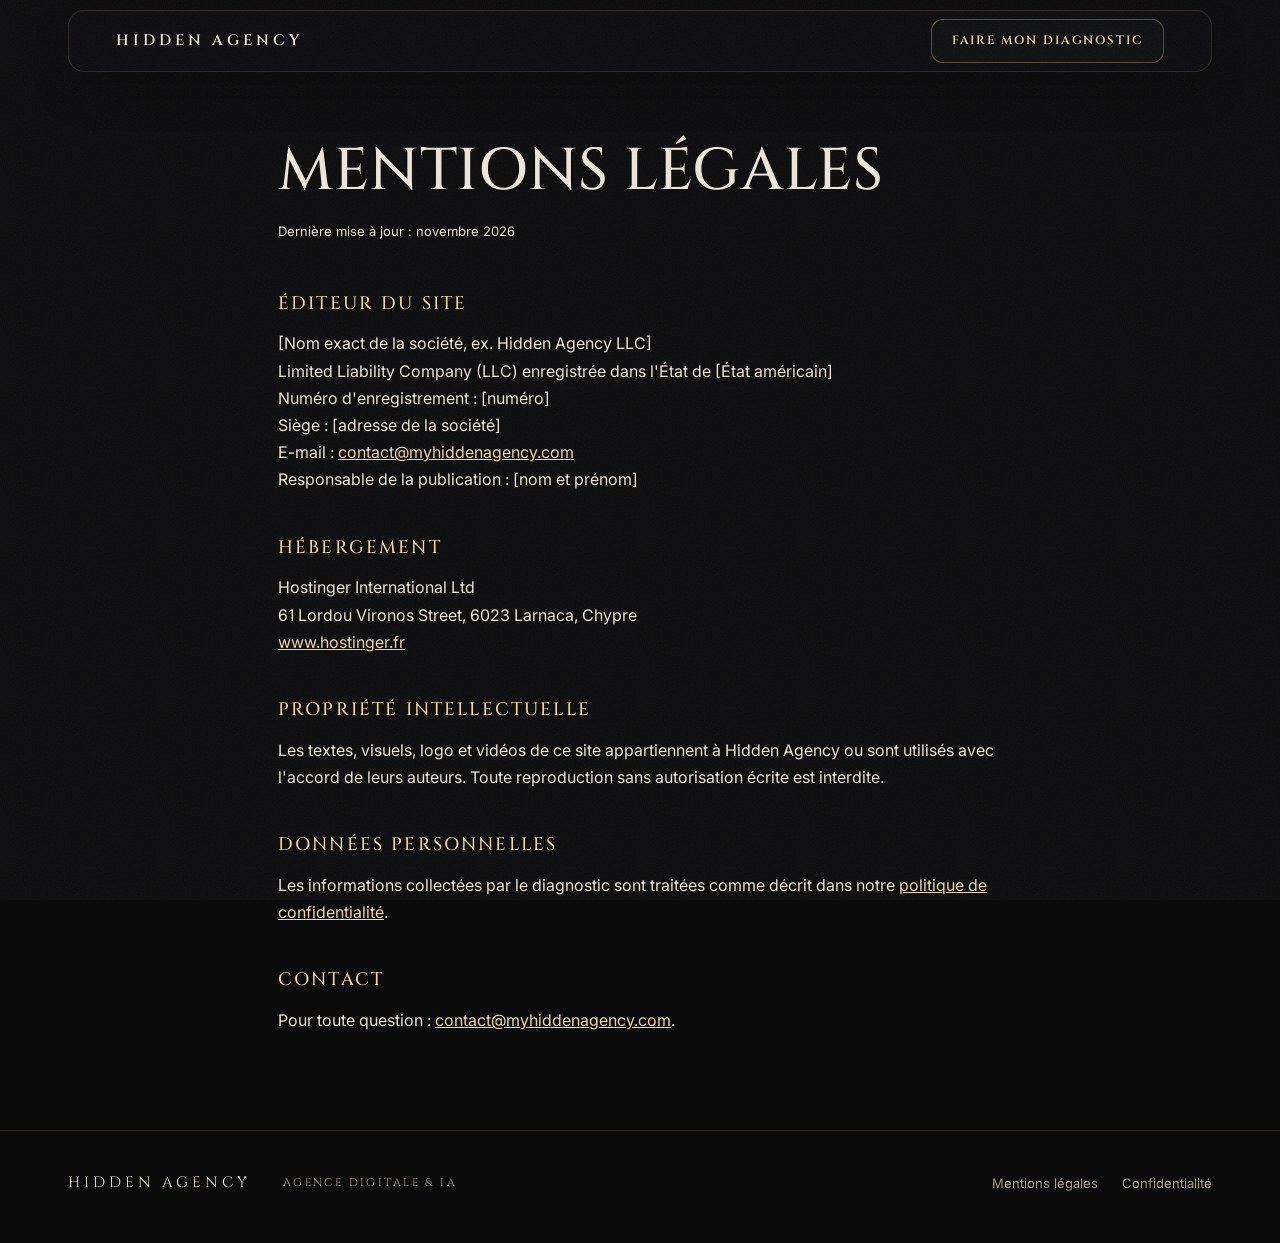
<file: mentions-legales.html>
<!doctype html>
<html lang="fr">
<head>
  <meta charset="utf-8">
  <meta name="viewport" content="width=device-width, initial-scale=1">
  <title>Mentions légales | Hidden Agency</title>
  <meta name="robots" content="noindex, follow">
  <link rel="canonical" href="https://hiddenagency.fr/mentions-legales.html">
  <link rel="icon" type="image/png" href="assets/favicon.png">
  <link rel="preconnect" href="https://fonts.googleapis.com">
  <link rel="preconnect" href="https://fonts.gstatic.com" crossorigin>
  <link rel="stylesheet" href="https://fonts.googleapis.com/css2?family=Cinzel:wght@400;500;600&family=Inter:wght@400;500;600&display=swap">
  <link rel="stylesheet" href="styles.css?v=20261108">
</head>
<body>
  <header class="site-header is-scrolled">
    <div class="container header-inner">
      <a class="brand" href="./" aria-label="Hidden Agency, retour à l'accueil">
        <span class="brand-name">Hidden Agency</span>
      </a>
      <a class="btn btn-ghost btn-sm" href="./#reserver">Faire mon diagnostic</a>
    </div>
  </header>

  <main class="legal container">
    <h1 class="section-title">Mentions légales</h1>
    <p class="legal-updated">Dernière mise à jour : novembre 2026</p>

    <h2>Éditeur du site</h2>
    <p>
      [Nom exact de la société, ex. Hidden Agency LLC]<br>
      Limited Liability Company (LLC) enregistrée dans l'État de [État américain]<br>
      Numéro d'enregistrement : [numéro]<br>
      Siège : [adresse de la société]<br>
      E-mail : <a href="mailto:contact@myhiddenagency.com">contact@myhiddenagency.com</a>
    </p>
    <p>Responsable de la publication : [nom et prénom]</p>

    <h2>Hébergement</h2>
    <p>
      Hostinger International Ltd<br>
      61 Lordou Vironos Street, 6023 Larnaca, Chypre<br>
      <a href="https://www.hostinger.fr" rel="noopener">www.hostinger.fr</a>
    </p>

    <h2>Propriété intellectuelle</h2>
    <p>Les textes, visuels, logo et vidéos de ce site appartiennent à Hidden Agency ou sont utilisés avec l'accord de leurs auteurs. Toute reproduction sans autorisation écrite est interdite.</p>

    <h2>Données personnelles</h2>
    <p>Les informations collectées par le diagnostic sont traitées comme décrit dans notre <a href="confidentialite.html">politique de confidentialité</a>.</p>

    <h2>Contact</h2>
    <p>Pour toute question : <a href="mailto:contact@myhiddenagency.com">contact@myhiddenagency.com</a>.</p>
  </main>

  <footer class="site-footer">
    <div class="container footer-inner">
      <span class="footer-brand">Hidden Agency</span>
      <span class="footer-sub">Agence digitale &amp; IA</span>
      <nav class="footer-links" aria-label="Liens légaux">
        <a href="mentions-legales.html" aria-current="page">Mentions légales</a>
        <a href="confidentialite.html">Confidentialité</a>
      </nav>
    </div>
  </footer>
</body>
</html>
</file>
<file: styles.css>
/* ============================================================
   Hidden Agency — noir & or, constellation, capitales serif
   ============================================================ */

:root {
  --ink: #0B0B0C;
  --ink-2: #111214;
  --plate: #1C1C1E;
  --line: rgba(212, 175, 106, 0.16);
  --line-strong: rgba(212, 175, 106, 0.38);

  --gold: #D4AF6A;
  --gold-hi: #F1D9A0;
  --gold-lo: #8A6A33;
  --gold-grad: linear-gradient(105deg, #8A6A33 0%, #C9A35A 28%, #F1D9A0 50%, #C9A35A 72%, #8A6A33 100%);

  --text: #EDE7DB;
  --muted: #A59D8E;

  --f-display: "Cinzel", "Trajan Pro", Georgia, serif;
  --f-accent: "Cormorant Garamond", Georgia, serif;
  --f-body: "Inter", system-ui, -apple-system, sans-serif;

  --navy: #0E1626;
  --r-card: 22px;
  --r-btn: 12px;
  --card: linear-gradient(180deg, rgba(255, 255, 255, .035), rgba(255, 255, 255, .01)), #101114;
  --card-ring: 0 0 0 1px var(--line) inset;

  --gutter: clamp(16px, 4vw, 48px);
  --max: 1240px;
  --ease: cubic-bezier(.2, .7, .1, 1);
}

*, *::before, *::after { box-sizing: border-box; }
html { scroll-behavior: smooth; -webkit-text-size-adjust: 100%; }
body {
  margin: 0;
  background: var(--ink);
  color: var(--text);
  font-family: var(--f-body);
  font-size: 16px;
  line-height: 1.6;
  -webkit-font-smoothing: antialiased;
  overflow-x: hidden;
}
/* grain */
body::before {
  content: "";
  position: fixed;
  inset: 0;
  z-index: 100;
  pointer-events: none;
  opacity: .06;
  background-image: url("data:image/svg+xml,%3Csvg xmlns='http://www.w3.org/2000/svg' width='160' height='160'%3E%3Cfilter id='n'%3E%3CfeTurbulence type='fractalNoise' baseFrequency='.9' numOctaves='2' stitchTiles='stitch'/%3E%3C/filter%3E%3Crect width='100%25' height='100%25' filter='url(%23n)'/%3E%3C/svg%3E");
}

img, svg { display: block; max-width: 100%; }
[hidden] { display: none !important; }
a { color: var(--gold-hi); }
h1, h2, h3 { margin: 0; font-weight: 500; }
p { margin: 0; }

.container { width: 100%; max-width: var(--max); margin: 0 auto; padding-inline: var(--gutter); }
.sr-only { position: absolute; width: 1px; height: 1px; overflow: hidden; clip: rect(0 0 0 0); white-space: nowrap; }
.skip { position: absolute; left: 16px; top: -60px; z-index: 200; padding: 10px 16px; background: var(--gold); color: var(--ink); border-radius: 8px; }
.skip:focus { top: 16px; }
:focus-visible { outline: 2px solid var(--gold-hi); outline-offset: 3px; }

.gold-text {
  background: var(--gold-grad);
  background-size: 200% 100%;
  -webkit-background-clip: text;
  background-clip: text;
  color: transparent;
  font-family: var(--f-accent);
  font-style: italic;
  font-weight: 500;
  letter-spacing: 0;
  text-transform: none;
}

/* ---------- Boutons ---------- */
.btn {
  display: inline-flex;
  align-items: center;
  justify-content: center;
  gap: 12px;
  min-height: 52px;
  padding: 0 28px;
  border-radius: var(--r-btn);
  font-family: var(--f-display);
  font-size: 13px;
  font-weight: 600;
  letter-spacing: .16em;
  text-transform: uppercase;
  text-decoration: none;
  border: 0;
  background: transparent;
  cursor: pointer;
  transition: transform .4s var(--ease), box-shadow .4s var(--ease), background-position .8s var(--ease);
}
.btn svg { width: 16px; height: 16px; fill: none; stroke: currentColor; stroke-width: 2.2; stroke-linecap: round; stroke-linejoin: round; transition: transform .4s var(--ease); }
.btn:hover svg { transform: translateX(4px); }
.btn-gold {
  background: var(--gold-grad);
  background-size: 220% 100%;
  background-position: 100% 0;
  color: #120E06;
  box-shadow: 0 0 0 1px rgba(241, 217, 160, .35) inset, 0 10px 40px -10px rgba(212, 175, 106, .55);
}
.btn-gold:hover { background-position: 0 0; transform: translateY(-2px); box-shadow: 0 0 0 1px rgba(241, 217, 160, .6) inset, 0 16px 50px -10px rgba(212, 175, 106, .75); }
/* pastille sombre pour la flèche, inspirée du bouton du bento */
.btn-chip { display: grid; place-items: center; width: 30px; height: 30px; margin-right: -14px; border-radius: 9px; background: #120E06; box-shadow: inset 0 1px 0 rgba(241, 217, 160, .25); color: var(--gold-hi); transition: transform .4s var(--ease); }
.btn-chip svg { width: 15px; height: 15px; }
.btn:hover .btn-chip { transform: rotate(-45deg); }
.btn:hover .btn-chip svg { transform: none; }
.btn-ghost { color: var(--gold-hi); border: 1px solid var(--line-strong); background: rgba(17, 18, 20, .5); }
.btn-ghost:hover { border-color: var(--gold); }
.btn-sm { min-height: 44px; padding: 0 20px; font-size: 12px; }
.btn-lg { min-height: 60px; padding: 0 36px; font-size: 14px; }

/* ---------- Header ---------- */
.site-header {
  position: fixed;
  inset: 0 0 auto;
  z-index: 50;
  transition: background .5s var(--ease), border-color .5s var(--ease);
  border-bottom: 1px solid transparent;
}
/* au scroll, l'en-tête devient une capsule flottante */
.header-inner { display: flex; align-items: center; justify-content: space-between; height: 76px; transition: height .5s var(--ease), margin .5s var(--ease), background .5s var(--ease), box-shadow .5s var(--ease), border-radius .5s var(--ease); }
.site-header.is-scrolled .header-inner { height: 62px; margin-top: 10px; max-width: calc(var(--max) - 2 * var(--gutter)); border-radius: 16px; background: rgba(13, 14, 17, .78); backdrop-filter: blur(14px); -webkit-backdrop-filter: blur(14px); box-shadow: 0 0 0 1px var(--line) inset, 0 20px 50px -20px rgba(0, 0, 0, .8); }
.brand { display: flex; align-items: center; gap: 14px; color: var(--text); text-decoration: none; }
.brand-mark { width: 44px; height: 44px; object-fit: contain; filter: drop-shadow(0 4px 10px rgba(0, 0, 0, .6)); }
.brand-name { font-family: var(--f-display); font-weight: 600; font-size: 15px; letter-spacing: .26em; text-transform: uppercase; }
.nav { display: flex; align-items: center; gap: 36px; }
.nav a:not(.btn) { color: var(--muted); text-decoration: none; font-size: 14px; letter-spacing: .04em; transition: color .3s; }
.nav a:not(.btn):hover { color: var(--gold-hi); }
.menu-toggle { display: none; width: 44px; height: 44px; align-items: center; justify-content: center; background: transparent; border: 1px solid var(--line-strong); border-radius: 10px; color: var(--text); cursor: pointer; }
.menu-toggle svg { width: 20px; fill: none; stroke: currentColor; stroke-width: 1.6; stroke-linecap: round; }

/* ---------- Constellation ---------- */
.constellation { position: absolute; inset: 0; width: 100%; height: 100%; pointer-events: none; }

/* ---------- Hero : lumière d'horizon + titre illuminé ---------- */
.hero {
  position: relative;
  min-height: 100svh;
  display: flex;
  align-items: center;
  padding: 128px 0 88px;
  overflow: hidden;
  isolation: isolate;
  background: radial-gradient(70% 55% at 50% 0%, rgba(20, 32, 58, .55), transparent 70%), var(--ink);
}
/* halo descendant du haut, puis liseré d'horizon doré */
.hero-light { position: absolute; inset: 0; z-index: -1; pointer-events: none; overflow: hidden; }
.hero-light-top {
  position: absolute; left: 50%; top: -34%;
  width: min(1500px, 170vw); aspect-ratio: 2.1; translate: -50% 0;
  border-radius: 50%;
  background: radial-gradient(closest-side, rgba(212, 175, 106, .16), rgba(28, 44, 80, .5) 50%, transparent 75%);
  filter: blur(30px);
  animation: light-in 1.6s var(--ease) both;
}
.hero-light-rim {
  position: absolute; left: 50%; top: 89%;
  width: min(1700px, 220vw); aspect-ratio: 2.2; translate: -50% 0;
  border-radius: 50%;
  border-top: 1px solid rgba(241, 217, 160, .55);
  box-shadow: 0 -2px 30px rgba(241, 217, 160, .35), 0 -30px 120px -20px rgba(212, 175, 106, .4), inset 0 30px 90px -40px rgba(212, 175, 106, .35);
  background: radial-gradient(60% 40% at 50% 0%, rgba(14, 22, 38, .9), var(--ink) 70%);
  animation: rim-in 1.8s .2s var(--ease) both;
}
.hero-inner { position: relative; display: grid; justify-items: center; text-align: center; }
.hero-mark { position: relative; width: clamp(104px, 11vw, 148px); margin-bottom: 26px; }
.hero-mark::before { content: ""; position: absolute; inset: -30%; border-radius: 50%; background: radial-gradient(closest-side, rgba(212, 175, 106, .3), rgba(212, 175, 106, .05) 60%, transparent 75%); filter: blur(12px); }
.hero-mark img { position: relative; width: 100%; height: auto; aspect-ratio: 1; filter: drop-shadow(0 20px 40px rgba(0, 0, 0, .7)); animation: float 9s ease-in-out infinite, breathe 8s ease-in-out infinite; }
.eyebrow { display: inline-flex; align-items: center; gap: 12px; margin-bottom: 30px; padding: 8px 16px 8px 12px; border: 1px solid var(--line); border-radius: 999px; background: rgba(17, 18, 20, .6); backdrop-filter: blur(8px); font-family: var(--f-display); font-size: 11px; letter-spacing: .28em; text-transform: uppercase; color: var(--gold); }
.star { width: 8px; height: 8px; border-radius: 50%; background: var(--gold-hi); box-shadow: 0 0 6px 1px var(--gold-hi), 0 0 18px 4px rgba(212, 175, 106, .5); animation: twinkle 3s ease-in-out infinite; }
.hero-title {
  font-family: var(--f-display);
  font-weight: 500;
  font-size: clamp(34px, 5.4vw, 82px);
  line-height: 1.04;
  letter-spacing: .01em;
  text-transform: uppercase;
  text-wrap: balance;
}
.hero-title .line { display: block; }
.lead { max-width: 520px; margin-top: 28px; font-size: 18px; color: var(--muted); }
.hero .lead { margin-inline: auto; }
.hero-actions { display: flex; flex-wrap: wrap; align-items: center; justify-content: center; gap: 16px 28px; margin-top: 40px; }
.meta { font-size: 14px; color: var(--muted); letter-spacing: .02em; }
.hero-proof { list-style: none; margin: 44px 0 0; padding: 0; display: flex; flex-wrap: wrap; justify-content: center; gap: 10px; }
.hero-proof li { display: flex; align-items: baseline; gap: 8px; padding: 10px 16px; border: 1px solid var(--line); border-radius: 999px; background: rgba(17, 18, 20, .55); font-size: 13px; color: var(--muted); }
.hero-proof strong { font-family: var(--f-display); font-weight: 600; font-size: 13px; letter-spacing: .08em; color: var(--gold-hi); }

/* texte illuminé : couche nette + halo doré filtré qui s'allume au chargement */
.glow-text {
  position: relative;
  display: inline-block;
  font-family: var(--f-accent);
  font-style: italic;
  font-weight: 500;
  text-transform: none;
  letter-spacing: 0;
  font-size: 1.24em;
  line-height: .9;
  color: #FFF6E2;
}
.glow-text::before {
  content: attr(data-text);
  position: absolute; inset: 0;
  color: #FFF6E2;
  filter: url(#glow-gold);
  opacity: 0;
  animation: glow-on 1.4s .35s ease-out forwards;
}
.svg-defs { position: absolute; width: 0; height: 0; overflow: hidden; }

/* témoignages vidéo */
.section-head-center { margin-inline: auto; text-align: center; justify-items: center; }
.section-head-center .kicker::after { content: ""; width: 40px; height: 1px; background: var(--gold); }
.video-frame { position: relative; margin: 0 auto; max-width: 1040px; padding: clamp(8px, 1.2vw, 14px); border: 1px solid var(--line-strong); background: var(--ink); box-shadow: 0 50px 120px -40px rgba(0, 0, 0, .9), 0 0 120px -40px rgba(212, 175, 106, .35); }
.video-frame video { display: block; width: 100%; height: auto; aspect-ratio: 16 / 9; background: #000; }

.corner { position: absolute; width: 22px; height: 22px; border: 0 solid var(--gold); }
.corner.tl { top: -1px; left: -1px; border-top-width: 2px; border-left-width: 2px; }
.corner.tr { top: -1px; right: -1px; border-top-width: 2px; border-right-width: 2px; }
.corner.bl { bottom: -1px; left: -1px; border-bottom-width: 2px; border-left-width: 2px; }
.corner.br { bottom: -1px; right: -1px; border-bottom-width: 2px; border-right-width: 2px; }

/* ---------- Bandeau ---------- */
.marquee { overflow: hidden; border-block: 1px solid var(--line); padding: 22px 0; background: var(--ink-2); }
.marquee-track { display: flex; align-items: center; gap: 40px; width: max-content; animation: marquee 38s linear infinite; }
.marquee span { font-family: var(--f-display); font-size: clamp(28px, 4vw, 52px); letter-spacing: .08em; text-transform: uppercase; color: transparent; -webkit-text-stroke: 1px rgba(212, 175, 106, .55); white-space: nowrap; }
.marquee i { width: 9px; height: 9px; border-radius: 50%; background: var(--gold-hi); box-shadow: 0 0 14px 3px rgba(212, 175, 106, .6); }

/* ---------- Sections ---------- */
.section { position: relative; padding: clamp(88px, 12vw, 160px) 0; }
.section-head { display: grid; gap: 22px; max-width: 780px; margin-bottom: clamp(48px, 7vw, 88px); }
.kicker { display: flex; align-items: center; gap: 14px; font-family: var(--f-display); font-size: 12px; letter-spacing: .3em; text-transform: uppercase; color: var(--gold); }
.kicker::before { content: ""; width: 40px; height: 1px; background: var(--gold); }
.section-title { font-family: var(--f-display); font-size: clamp(34px, 4.6vw, 64px); line-height: 1.08; letter-spacing: .01em; text-transform: uppercase; }
.section-title em { font-family: var(--f-accent); font-style: italic; text-transform: none; color: var(--gold-hi); font-size: 1.05em; letter-spacing: 0; }
.section-sub { max-width: 440px; color: var(--muted); font-size: 17px; }

/* ---------- Paliers : grille bento ---------- */
.bento { list-style: none; margin: 0; padding: 0; display: grid; grid-template-columns: repeat(12, minmax(0, 1fr)); gap: 14px; }
.tile {
  grid-column: span 5;
  position: relative;
  display: grid;
  grid-template-rows: auto 1fr;
  overflow: hidden;
  border-radius: var(--r-card);
  background: var(--card);
  box-shadow: var(--card-ring), 0 30px 60px -40px rgba(0, 0, 0, .9);
  transition: box-shadow .6s var(--ease), transform .6s var(--ease);
}
.tile-wide { grid-column: span 7; }
.tile:hover { transform: translateY(-3px); box-shadow: 0 0 0 1px var(--line-strong) inset, 0 40px 80px -40px rgba(0, 0, 0, .9), 0 0 80px -30px rgba(212, 175, 106, .35); }
.tile-lit { background: radial-gradient(90% 70% at 100% 0%, rgba(212, 175, 106, .12), transparent 65%), var(--card); box-shadow: 0 0 0 1px var(--line-strong) inset, 0 30px 60px -40px rgba(0, 0, 0, .9); }

/* zone visuelle en tête de carte */
.tile-visual { position: relative; height: 200px; display: grid; place-items: center; overflow: hidden; border-bottom: 1px solid var(--line); background: radial-gradient(70% 90% at 50% 100%, rgba(20, 32, 58, .7), transparent 70%); }
.tile-grid {
  position: absolute; inset: -20px;
  background-image: linear-gradient(var(--line) 1px, transparent 1px), linear-gradient(90deg, var(--line) 1px, transparent 1px);
  background-size: 34px 34px;
  -webkit-mask-image: radial-gradient(circle at 70% 30%, #000 10%, transparent 70%);
  mask-image: radial-gradient(circle at 70% 30%, #000 10%, transparent 70%);
  opacity: .8;
  transition: transform 1.2s var(--ease);
}
.tile:hover .tile-grid { transform: scale(1.06); }

.tile-body { position: relative; display: grid; align-content: start; gap: 14px; padding: clamp(24px, 2.6vw, 34px); }
.leak-tag { display: flex; align-items: baseline; justify-content: space-between; font-family: var(--f-display); font-size: 12px; letter-spacing: .28em; text-transform: uppercase; color: var(--gold); }
.numeral { font-family: var(--f-display); font-size: clamp(40px, 4vw, 56px); line-height: .8; letter-spacing: 0; color: transparent; -webkit-text-stroke: 1px rgba(212, 175, 106, .35); transition: -webkit-text-stroke-color .6s var(--ease); }
.tile:hover .numeral { -webkit-text-stroke-color: rgba(241, 217, 160, .85); }
.tile h3 { font-family: var(--f-accent); font-style: italic; font-size: clamp(28px, 2.6vw, 38px); line-height: 1.1; color: var(--text); }
.leak-symptom { max-width: 520px; font-size: 15px; color: var(--text); }
.leak-fix { max-width: 520px; padding-top: 16px; border-top: 1px solid var(--line); color: var(--muted); font-size: 15px; }
.leak-fix strong { display: block; margin-bottom: 4px; font-family: var(--f-display); font-size: 11px; font-weight: 600; letter-spacing: .22em; text-transform: uppercase; color: var(--gold-hi); }

/* visuel I : résultat de recherche */
.vis-search { position: relative; width: min(380px, 84%); display: grid; gap: 10px; }
.vis-bar { display: flex; align-items: center; gap: 10px; height: 40px; padding: 0 14px; border-radius: 999px; background: rgba(11, 11, 12, .85); box-shadow: 0 0 0 1px var(--line-strong) inset; font-size: 13px; color: var(--muted); }
.vis-bar svg { width: 16px; height: 16px; flex: none; fill: none; stroke: var(--gold); stroke-width: 2; stroke-linecap: round; }
.vis-results { list-style: none; margin: 0; padding: 0; display: grid; gap: 6px; }
.vis-results li { display: flex; align-items: center; gap: 10px; height: 34px; padding: 0 12px; border-radius: 10px; background: rgba(28, 28, 30, .7); box-shadow: 0 0 0 1px rgba(255, 255, 255, .04) inset; }
.vis-results .is-you { background: linear-gradient(90deg, rgba(212, 175, 106, .2), rgba(212, 175, 106, .05)); box-shadow: 0 0 0 1px var(--line-strong) inset, 0 10px 30px -10px rgba(212, 175, 106, .45); animation: rise 4s var(--ease) infinite; }
.vis-rank { font-family: var(--f-display); font-size: 12px; color: var(--gold); width: 12px; }
.vis-name { font-size: 13px; font-weight: 600; color: var(--gold-hi); }
.vis-line { flex: 1; max-width: 60%; height: 6px; border-radius: 6px; background: rgba(255, 255, 255, .08); }
.vis-line.short { max-width: 40%; }
.vis-stars { display: flex; gap: 2px; margin-left: auto; }
.vis-stars i { width: 9px; height: 9px; background: var(--gold); clip-path: polygon(50% 0, 61% 35%, 98% 35%, 68% 57%, 79% 91%, 50% 70%, 21% 91%, 32% 57%, 2% 35%, 39% 35%); }

/* visuel II : page qui déclenche la réservation */
.vis-browser { position: relative; width: min(250px, 78%); border-radius: 12px; overflow: hidden; background: rgba(11, 11, 12, .9); box-shadow: 0 0 0 1px var(--line-strong) inset, 0 20px 40px -20px rgba(0, 0, 0, .8); }
.vis-chrome { display: flex; gap: 5px; padding: 9px 11px; border-bottom: 1px solid var(--line); }
.vis-chrome i { width: 7px; height: 7px; border-radius: 50%; background: rgba(212, 175, 106, .35); }
.vis-page { position: relative; display: grid; gap: 7px; padding: 14px 14px 16px; }
.vis-h { height: 9px; width: 70%; border-radius: 6px; background: rgba(241, 217, 160, .55); }
.vis-p { height: 6px; width: 92%; border-radius: 6px; background: rgba(255, 255, 255, .1); }
.vis-p.short { width: 60%; }
.vis-cta { justify-self: start; margin-top: 6px; padding: 7px 14px; border-radius: 8px; background: var(--gold-grad); background-size: 200% 100%; font-family: var(--f-display); font-size: 10px; font-weight: 700; letter-spacing: .14em; text-transform: uppercase; color: #120E06; box-shadow: 0 8px 24px -8px rgba(212, 175, 106, .7); animation: press 3.2s ease-in-out infinite; }
.vis-cursor { position: absolute; left: 92px; bottom: 6px; width: 18px; height: 18px; fill: var(--text); stroke: var(--ink); stroke-width: 1.2; animation: cursor 3.2s ease-in-out infinite; }

/* visuel III : semaine qui se remplit */
.vis-week { display: grid; grid-template-columns: repeat(5, 34px); gap: 7px; }
.vis-day { text-align: center; font-family: var(--f-display); font-size: 11px; letter-spacing: .1em; color: var(--muted); }
.vis-week i { height: 26px; border-radius: 7px; background: rgba(255, 255, 255, .04); box-shadow: 0 0 0 1px rgba(255, 255, 255, .05) inset; }
.vis-week i.on { background: linear-gradient(180deg, rgba(241, 217, 160, .55), rgba(212, 175, 106, .25)); box-shadow: 0 0 0 1px rgba(241, 217, 160, .45) inset, 0 6px 16px -6px rgba(212, 175, 106, .7); animation: fill 4.5s ease-in-out infinite; }
.vis-week i.on:nth-of-type(3n) { animation-delay: .6s; }
.vis-week i.on:nth-of-type(3n+1) { animation-delay: 1.2s; }

/* visuel IV : le flux qui tourne tout seul */
.vis-flow { position: relative; display: flex; align-items: center; gap: 0; padding: 0 16px; }
.vis-node { flex: none; padding: 10px 14px; border-radius: 10px; background: rgba(11, 11, 12, .9); box-shadow: 0 0 0 1px var(--line-strong) inset; font-family: var(--f-display); font-size: 11px; font-weight: 600; letter-spacing: .14em; text-transform: uppercase; color: var(--text); white-space: nowrap; }
.vis-node-ai { color: #120E06; background: var(--gold-grad); background-size: 200% 100%; box-shadow: 0 0 0 1px rgba(241, 217, 160, .6) inset, 0 0 40px -6px rgba(212, 175, 106, .7); }
.vis-link { position: relative; width: clamp(18px, 4vw, 54px); height: 1px; background: var(--line-strong); }
.vis-link i { position: absolute; top: -3px; left: 0; width: 7px; height: 7px; border-radius: 50%; background: var(--gold-hi); box-shadow: 0 0 10px 2px rgba(241, 217, 160, .8); animation: travel 2.4s linear infinite; }
.vis-link:nth-of-type(4) i { animation-delay: .8s; }
.vis-link:nth-of-type(6) i { animation-delay: 1.6s; }

/* bande d'outils qui défile */
.toolbelt { display: flex; align-items: center; gap: 24px; margin-top: 14px; padding: 16px 24px; border-radius: var(--r-card); background: var(--card); box-shadow: var(--card-ring); overflow: hidden; }
.toolbelt-title { flex: none; font-family: var(--f-display); font-size: 12px; letter-spacing: .22em; text-transform: uppercase; color: var(--gold); }
.toolbelt-track { flex: 1; min-width: 0; display: flex; overflow: hidden; -webkit-mask-image: linear-gradient(90deg, transparent, #000 10%, #000 90%, transparent); mask-image: linear-gradient(90deg, transparent, #000 10%, #000 90%, transparent); }
.toolbelt-set { flex: none; display: flex; gap: 10px; padding-right: 10px; animation: marquee-full 34s linear infinite; }
.toolbelt:hover .toolbelt-set { animation-play-state: paused; }
.toolbelt-set span { padding: 8px 14px; border-radius: 10px; background: rgba(11, 11, 12, .8); box-shadow: 0 0 0 1px var(--line) inset; font-size: 13px; color: var(--text); white-space: nowrap; }

/* miroir : le visiteur se reconnaît */
.pains { list-style: none; margin: 0; padding: 0; display: grid; grid-template-columns: repeat(2, minmax(0, 1fr)); gap: 0 clamp(32px, 5vw, 80px); }
.pain { position: relative; padding: 26px 0 26px 40px; border-top: 1px solid var(--line); font-family: var(--f-accent); font-style: italic; font-size: clamp(22px, 2.2vw, 30px); line-height: 1.25; color: var(--text); }
.pain::before { content: ""; position: absolute; left: 4px; top: 38px; width: 9px; height: 9px; border-radius: 50%; background: var(--gold-hi); box-shadow: 0 0 12px 2px rgba(212, 175, 106, .55); }
.pain em { color: var(--gold-hi); }
.mirror-turn { display: grid; justify-items: start; gap: 22px; margin-top: clamp(56px, 7vw, 96px); padding-top: clamp(40px, 5vw, 64px); border-top: 1px solid var(--line-strong); }
.mirror-verdict { font-family: var(--f-display); font-size: clamp(26px, 3.4vw, 48px); line-height: 1.15; text-transform: uppercase; }
.mirror-verdict .gold-text { font-size: 1.12em; }
.mirror-sub { max-width: 560px; font-size: 17px; color: var(--muted); }

/* résultat du diagnostic */
.result-block { width: 100%; display: grid; gap: 8px; padding: 18px 0; border-top: 1px solid var(--line); }
.result-label { font-family: var(--f-display); font-size: 11px; letter-spacing: .24em; text-transform: uppercase; color: var(--gold); }
.result-call { list-style: none; margin: 0; padding: 0; display: grid; gap: 8px; }
.result-call li { position: relative; padding-left: 22px; }
.result-call li::before { content: ""; position: absolute; left: 2px; top: 10px; width: 6px; height: 6px; border-radius: 50%; background: var(--gold); box-shadow: 0 0 8px var(--gold); }


/* relance finale */
.final { padding: clamp(96px, 12vw, 170px) 0; border-top: 1px solid var(--line); text-align: center; background: radial-gradient(50% 70% at 50% 50%, rgba(212, 175, 106, .1), transparent 70%); }
.final-inner { display: grid; justify-items: center; gap: 28px; }
.final .lead { margin-top: 0; }

/* étapes */
.steps { list-style: none; margin: 0; padding: 0; position: relative; display: grid; grid-template-columns: repeat(3, minmax(0, 1fr)); gap: clamp(24px, 4vw, 56px); }
.steps::before { content: ""; position: absolute; left: 6px; right: 0; top: 6px; height: 1px; background: linear-gradient(90deg, var(--line-strong), var(--gold) 80%, var(--gold-hi)); }
.step { position: relative; display: grid; gap: 12px; padding-top: 44px; }
.node { position: absolute; top: 0; left: 0; width: 13px; height: 13px; border-radius: 50%; background: var(--ink); border: 1px solid var(--gold); }
.node-lit { background: var(--gold-hi); border-color: var(--gold-hi); box-shadow: 0 0 10px 2px var(--gold-hi), 0 0 30px 8px rgba(212, 175, 106, .45); animation: twinkle 3s ease-in-out infinite; }
.step-num { font-family: var(--f-display); font-size: 12px; letter-spacing: .28em; text-transform: uppercase; color: var(--gold); }
.step h3 { font-family: var(--f-display); font-size: clamp(20px, 1.8vw, 24px); letter-spacing: .04em; text-transform: uppercase; }
.step p:last-child { color: var(--muted); font-size: 15px; max-width: 340px; }
.steps-note { margin-top: clamp(48px, 6vw, 72px); font-family: var(--f-accent); font-style: italic; font-size: clamp(22px, 2.2vw, 30px); color: var(--gold-hi); }

/* bandeau d'avis : défile en continu, se met en pause au survol */
.voices {
  overflow: hidden;
  padding: 26px 0;
  border-block: 1px solid var(--line);
  background: var(--ink-2);
  -webkit-mask-image: linear-gradient(90deg, transparent, #000 8%, #000 92%, transparent);
  mask-image: linear-gradient(90deg, transparent, #000 8%, #000 92%, transparent);
}
.voices-track { display: flex; width: max-content; animation: marquee 60s linear infinite; }
.voices:hover .voices-track { animation-play-state: paused; }
.voices-set { list-style: none; margin: 0; padding: 0; display: flex; }
.voice { display: flex; align-items: center; gap: 16px; padding: 0 44px; white-space: nowrap; border-right: 1px solid var(--line); }
.voice q { font-family: var(--f-accent); font-style: italic; font-size: clamp(19px, 1.6vw, 23px); color: var(--text); quotes: "“" "”"; }
.voice q::before, .voice q::after { color: var(--gold); }
.voice-who { font-family: var(--f-display); font-size: 11px; letter-spacing: .22em; text-transform: uppercase; color: var(--muted); }
.stars { display: flex; gap: 4px; }
.stars i { width: 11px; height: 11px; background: var(--gold); clip-path: polygon(50% 0, 61% 35%, 98% 35%, 68% 57%, 79% 91%, 50% 70%, 21% 91%, 32% 57%, 2% 35%, 39% 35%); }

/* lien avis trustpilot */
.trust-band { padding: 22px var(--gutter); border-block: 1px solid var(--line); background: var(--ink-2); text-align: center; }
.trust-band a { font-family: var(--f-display); font-size: 12px; letter-spacing: .22em; text-transform: uppercase; color: var(--gold); text-decoration: none; transition: color .3s var(--ease); }
.trust-band a:hover, .trust-band a:focus-visible { color: var(--gold-hi); }

/* faq */
.faq-grid { display: grid; grid-template-columns: minmax(0, 1fr) minmax(0, 1.6fr); gap: clamp(40px, 6vw, 96px); }
.faq details { border-top: 1px solid var(--line); padding: 28px 0; }
.faq details:last-child { border-bottom: 1px solid var(--line); }
.faq summary { display: flex; justify-content: space-between; gap: 24px; cursor: pointer; list-style: none; font-size: 19px; font-weight: 500; }
.faq summary::-webkit-details-marker { display: none; }
.faq summary::after { content: "+"; font-family: var(--f-display); font-size: 24px; line-height: 1; color: var(--gold); transition: transform .4s var(--ease); }
.faq details[open] summary::after { transform: rotate(45deg); }
.faq details p { margin-top: 14px; max-width: 560px; color: var(--muted); }

/* réservation */
.booking { position: relative; padding: clamp(72px, 8vw, 120px) 0; text-align: center; overflow: hidden; background: radial-gradient(55% 60% at 50% 40%, rgba(212, 175, 106, .12), transparent 70%); }
.booking-inner { position: relative; display: grid; justify-items: center; gap: 28px; }
.booking .kicker::after { content: ""; width: 40px; height: 1px; background: var(--gold); }
.booking-title { font-family: var(--f-display); font-size: clamp(36px, 5.6vw, 84px); line-height: 1.05; text-transform: uppercase; }
.booking-title .gold-text { font-size: 1.15em; }
.booking .lead { margin-top: 0; }
/* deux options : questionnaire ou créneau */
.modes { display: grid; grid-template-columns: repeat(2, minmax(0, 1fr)); gap: 12px; width: 100%; max-width: 760px; margin-top: 12px; }
.mode { display: grid; gap: 4px; padding: 18px 22px; text-align: left; background: rgba(11, 11, 12, .6); border: 1px solid var(--line); color: var(--text); cursor: pointer; transition: border-color .4s var(--ease), background .4s var(--ease); }
.mode:hover { border-color: var(--line-strong); }
.mode[aria-selected="true"] { border-color: var(--gold); background: radial-gradient(90% 120% at 0% 0%, rgba(212, 175, 106, .14), transparent 70%), rgba(11, 11, 12, .8); }
.mode-title { font-family: var(--f-display); font-size: 14px; font-weight: 600; letter-spacing: .14em; text-transform: uppercase; }
.mode[aria-selected="true"] .mode-title { color: var(--gold-hi); }
.mode-sub { font-size: 13px; color: var(--muted); }

.panel { width: 100%; max-width: 760px; text-align: left; }

/* questionnaire */
.quiz, .quiz-result { padding: clamp(24px, 4vw, 44px); border: 1px solid var(--line-strong); background: rgba(11, 11, 12, .88); box-shadow: 0 40px 100px -40px rgba(0, 0, 0, .9); }
.quiz-head { display: grid; gap: 12px; margin-bottom: 28px; }
.quiz-count { font-family: var(--f-display); font-size: 12px; letter-spacing: .26em; text-transform: uppercase; color: var(--gold); }
.quiz-progress { height: 2px; background: var(--line); }
.quiz-progress span { display: block; height: 100%; background: var(--gold-grad); background-size: 200% 100%; transition: width .5s var(--ease); }
.quiz-step { margin: 0; padding: 0; border: 0; min-width: 0; }
.quiz-question { padding: 0; margin-bottom: 22px; font-family: var(--f-accent); font-style: italic; font-size: clamp(26px, 3vw, 36px); line-height: 1.15; color: var(--text); }
.quiz-options { display: grid; gap: 10px; }
.quiz-option { position: relative; display: flex; align-items: center; gap: 14px; min-height: 56px; padding: 14px 18px; border: 1px solid var(--line); cursor: pointer; transition: border-color .3s var(--ease), background .3s var(--ease); }
.quiz-option::before { content: ""; flex: 0 0 14px; height: 14px; border-radius: 50%; border: 1px solid var(--gold); transition: background .3s, box-shadow .3s; }
.quiz-option:hover { border-color: var(--line-strong); background: rgba(212, 175, 106, .04); }
.quiz-option input { position: absolute; opacity: 0; pointer-events: none; }
.quiz-option:has(input:checked) { border-color: var(--gold); background: rgba(212, 175, 106, .08); }
.quiz-option:has(input:checked)::before { background: var(--gold-hi); box-shadow: 0 0 10px 2px rgba(241, 217, 160, .6); }
.quiz-option:has(input:focus-visible) { outline: 2px solid var(--gold-hi); outline-offset: 2px; }
.quiz-fields { display: grid; gap: 16px; }
.field { display: grid; gap: 8px; font-size: 14px; color: var(--muted); }
.field-opt { font-size: 12px; }
.field input { min-height: 52px; padding: 0 16px; border: 1px solid var(--line-strong); border-radius: 0; background: var(--ink); color: var(--text); font: inherit; font-size: 16px; }
.field textarea { padding: 12px 16px; border: 1px solid var(--line-strong); border-radius: 0; background: var(--ink); color: var(--text); font: inherit; font-size: 16px; resize: vertical; }
.field input::placeholder, .field textarea::placeholder { color: #6E675C; }
.field textarea:focus, .field input:focus { outline: none; border-color: var(--gold); box-shadow: 0 0 0 3px rgba(212, 175, 106, .18); }
.field-hp { position: absolute; left: -9999px; }
.consent { display: flex; gap: 12px; margin-top: 20px; font-size: 13px; line-height: 1.5; color: var(--muted); cursor: pointer; }
.consent input { flex: 0 0 18px; width: 18px; height: 18px; margin-top: 1px; accent-color: var(--gold); }
.quiz-error { min-height: 22px; margin-top: 16px; font-size: 14px; color: #F0B37E; }
.quiz-nav { display: flex; justify-content: space-between; gap: 12px; margin-top: 8px; }
.quiz-nav [data-quiz-next] { margin-left: auto; }
.quiz-nav .btn[disabled] { opacity: .6; cursor: progress; }

.quiz-result { display: grid; justify-items: start; gap: 14px; }
.quiz-result:focus { outline: none; }
.result-numeral { font-family: var(--f-display); font-size: clamp(72px, 9vw, 120px); line-height: 1; color: transparent; -webkit-text-stroke: 1px var(--gold); }
.result-title { font-family: var(--f-display); font-size: clamp(22px, 2.4vw, 30px); letter-spacing: .04em; text-transform: uppercase; }
.result-text { font-family: var(--f-accent); font-style: italic; font-size: clamp(20px, 2vw, 26px); line-height: 1.35; color: var(--gold-hi); }
.result-next { color: var(--muted); margin-bottom: 8px; }

/* agenda */
.slot-card { display: grid; justify-items: start; gap: 16px; padding: clamp(26px, 4vw, 44px); border-radius: var(--r-card); background: radial-gradient(80% 120% at 0% 0%, rgba(212, 175, 106, .12), transparent 60%), radial-gradient(60% 100% at 100% 100%, rgba(30, 52, 100, .55), transparent 70%), rgba(11, 11, 12, .88); box-shadow: 0 0 0 1px var(--line-strong) inset, 0 40px 100px -40px rgba(0, 0, 0, .9); }
.slot-title { font-family: var(--f-display); font-size: clamp(24px, 2.6vw, 34px); letter-spacing: .04em; text-transform: uppercase; }
.slot-card .result-call { margin: 4px 0 8px; }
.slot-card .btn { margin-top: 0 !important; }
@media (max-width: 760px) { .slot-card .btn { width: 100%; } }
.slot-embed { min-height: 640px; border: 1px solid var(--line-strong); background: var(--ink); display: grid; place-items: center; }
.slot-embed iframe { width: 100%; height: 680px; border: 0; }
.slot-fallback { padding: 32px; text-align: center; color: var(--muted); }
#panel-slot .btn { margin-top: 16px; }
.assurances { list-style: none; margin: 8px 0 0; padding: 0; display: flex; flex-wrap: wrap; justify-content: center; gap: 12px 32px; font-size: 14px; color: var(--muted); }
.assurances li { display: flex; align-items: center; gap: 10px; }
.assurances li::before { content: ""; width: 5px; height: 5px; border-radius: 50%; background: var(--gold); box-shadow: 0 0 8px var(--gold); }

/* pages légales */
.legal { max-width: 820px; padding-top: 140px; padding-bottom: 96px; }
.legal-updated { margin: 16px 0 48px; font-size: 13px; color: var(--muted); }
.legal h2 { margin: 40px 0 12px; font-family: var(--f-display); font-size: 18px; letter-spacing: .12em; text-transform: uppercase; color: var(--gold-hi); }
.legal p, .legal li { color: var(--text); line-height: 1.7; }
.legal ul { padding-left: 20px; display: grid; gap: 8px; }
.consent a { color: var(--gold-hi); }

/* footer */
.site-footer { border-top: 1px solid var(--line); padding: 40px 0 48px; }
.footer-inner { display: flex; flex-wrap: wrap; align-items: center; justify-content: space-between; gap: 12px 32px; font-size: 13px; color: var(--muted); }
.footer-brand { font-family: var(--f-display); font-size: 15px; letter-spacing: .26em; text-transform: uppercase; color: var(--text); }
.footer-sub { flex: 1; font-family: var(--f-display); font-size: 11px; letter-spacing: .22em; text-transform: uppercase; }
.footer-links { display: flex; gap: 24px; }
.footer-links a { color: var(--muted); text-decoration: none; }
.footer-links a:hover { color: var(--gold-hi); }

/* bouton collant mobile */
.sticky-cta { display: none; }

/* ---------- Refonte : tout passe en cartes ---------- */
/* miroir : chaque phrase devient une carte */
.pains { gap: 12px; }
.pain { padding: 24px 26px 24px 54px; border: 0; border-radius: var(--r-card); background: var(--card); box-shadow: var(--card-ring); transition: box-shadow .5s var(--ease); }
.pain::before { left: 26px; top: 36px; }
.pain:hover { box-shadow: 0 0 0 1px var(--line-strong) inset; }
.mirror-turn { padding: clamp(32px, 4vw, 56px); border: 0; border-radius: var(--r-card); background: radial-gradient(80% 120% at 0% 0%, rgba(212, 175, 106, .12), transparent 60%), radial-gradient(60% 100% at 100% 100%, rgba(20, 32, 58, .7), transparent 70%), #0F1013; box-shadow: 0 0 0 1px var(--line-strong) inset; }

/* diagnostic */
.mode { border: 0; border-radius: 16px; box-shadow: var(--card-ring); background: var(--card); }
.mode:hover { box-shadow: 0 0 0 1px var(--line-strong) inset; }
.mode[aria-selected="true"] { box-shadow: 0 0 0 1px var(--gold) inset, 0 20px 50px -25px rgba(212, 175, 106, .5); }
.quiz, .quiz-result { border: 0; border-radius: var(--r-card); box-shadow: 0 0 0 1px var(--line-strong) inset, 0 40px 100px -40px rgba(0, 0, 0, .9); }
.quiz-progress, .quiz-progress span { border-radius: 4px; }
.quiz-option { border-radius: 12px; }
.field input, .field textarea { border-radius: 12px; }
.slot-embed { border-radius: var(--r-card); overflow: hidden; }

/* méthode : trois cartes reliées par le fil lumineux */
.steps::before { left: 28px; right: 28px; top: 34px; }
.step { align-content: start; gap: 12px; padding: 64px 28px 30px; border-radius: var(--r-card); background: var(--card); box-shadow: var(--card-ring); }
.step:last-child { background: radial-gradient(90% 80% at 100% 0%, rgba(212, 175, 106, .12), transparent 65%), var(--card); box-shadow: 0 0 0 1px var(--line-strong) inset; }
.node { top: 28px; left: 28px; }

/* témoignages */
.video-frame { border: 0; border-radius: 26px; box-shadow: 0 0 0 1px var(--line-strong) inset, 0 50px 120px -40px rgba(0, 0, 0, .9), 0 0 120px -40px rgba(212, 175, 106, .35); }
.video-frame video { border-radius: 16px; }
.corner { display: none; }

/* faq */
.faq { display: grid; gap: 10px; }
.faq details, .faq details:last-child { padding: 22px 26px; border: 0; border-radius: 16px; background: var(--card); box-shadow: var(--card-ring); transition: box-shadow .4s var(--ease); }
.faq details[open] { box-shadow: 0 0 0 1px var(--line-strong) inset; }
.faq summary { font-size: 18px; }

/* relance finale : même lumière d'horizon que le hero */
.final { position: relative; overflow: hidden; isolation: isolate; border-top: 0; background: var(--ink); }
.hero-light-low .hero-light-top { top: -70%; opacity: .8; }
.hero-light-low .hero-light-rim { top: 80%; }
.booking-title { text-wrap: balance; }

/* ---------- Apparition au scroll ---------- */
.js .reveal { opacity: 0; transform: translateY(28px); transition: opacity 1.1s var(--ease), transform 1.1s var(--ease); }
.js .reveal.is-visible { opacity: 1; transform: none; }
/* Le hero est visible dès le premier rendu : son titre est l'élément LCP. */
.js .hero .reveal { opacity: 1; transform: none; }

@keyframes twinkle { 0%, 100% { opacity: .65; } 50% { opacity: 1; } }
@keyframes float { 0%, 100% { transform: translateY(0); } 50% { transform: translateY(-10px); } }
@keyframes breathe { 0%, 100% { filter: brightness(1); } 50% { filter: brightness(1.12); } }
@keyframes marquee { to { transform: translateX(-50%); } }
@keyframes marquee-full { to { transform: translateX(-100%); } }
@keyframes light-in { from { opacity: 0; translate: -50% -12%; } to { opacity: 1; translate: -50% 0; } }
@keyframes rim-in { from { opacity: 0; translate: -50% 8%; } to { opacity: 1; translate: -50% 0; } }
@keyframes glow-on { from { opacity: 0; } to { opacity: 1; } }
@keyframes rise { 0%, 100% { transform: translateY(0); } 50% { transform: translateY(-3px); } }
@keyframes press { 0%, 55%, 100% { transform: scale(1); } 62% { transform: scale(.94); } 70% { transform: scale(1.03); } }
@keyframes cursor { 0% { transform: translate(40px, 14px); } 50%, 62% { transform: translate(0, 0); } 100% { transform: translate(40px, 14px); } }
@keyframes fill { 0%, 100% { opacity: 1; } 50% { opacity: .45; } }
@keyframes travel { from { left: 0; } to { left: calc(100% - 7px); } }

/* ---------- Responsive ---------- */
@media (max-width: 960px) {
  .tile, .tile-wide { grid-column: 1 / -1; }
  .steps { grid-template-columns: minmax(0, 1fr); gap: 12px; padding-left: 0; }
  .steps::before { display: none; }
  .step { padding: 26px 24px 26px 58px; }
  .node { left: 24px; top: 32px; }
  .faq-grid { grid-template-columns: minmax(0, 1fr); }
  .pains { grid-template-columns: minmax(0, 1fr); }
  .slot-embed { min-height: 560px; }
}

@media (max-width: 760px) {
  .menu-toggle { display: inline-flex; }
  .nav {
    position: fixed;
    inset: 76px 0 auto;
    flex-direction: column;
    align-items: stretch;
    gap: 0;
    padding: 8px var(--gutter) 24px;
    background: rgba(11, 11, 12, .97);
    border-bottom: 1px solid var(--line);
    transform: translateY(-8px);
    opacity: 0;
    visibility: hidden;
    transition: opacity .3s, transform .3s var(--ease), visibility .3s;
  }
  .nav.is-open { opacity: 1; transform: none; visibility: visible; }
  .nav a:not(.btn) { padding: 16px 0; border-bottom: 1px solid var(--line); font-size: 16px; }
  .nav .btn { margin-top: 20px; }
  .site-header.menu-open { background: rgba(11, 11, 12, .97); }
  .brand-name { font-size: 13px; letter-spacing: .2em; }

  .site-header.is-scrolled .header-inner { width: calc(100% - 20px); }
  .hero { padding-top: 104px; }
  .lead { font-size: 16px; }
  .hero-actions { width: 100%; }
  .hero-actions .btn { width: 100%; }
  .hero-proof { margin-top: 32px; }
  .hero-proof li { padding: 8px 12px; font-size: 12px; }
  .tile-visual { height: auto; min-height: 170px; padding: 28px 0; }
  .vis-node { padding: 8px 9px; font-size: 9px; letter-spacing: .08em; }
  .vis-flow { padding: 0 8px; }
  .vis-link { width: 14px; }
  .toolbelt { flex-direction: column; align-items: flex-start; gap: 12px; padding: 16px; }
  .toolbelt-track { width: 100%; }
  .pain { padding: 20px 20px 20px 46px; }
  .pain::before { left: 20px; top: 31px; }
  .faq details, .faq details:last-child { padding: 18px 20px; }
  .modes { grid-template-columns: minmax(0, 1fr); }
  .quiz-nav .btn { flex: 1; }

  .sticky-cta {
    display: block;
    position: fixed;
    inset: auto 0 0;
    z-index: 40;
    padding: 14px var(--gutter) calc(14px + env(safe-area-inset-bottom));
    background: linear-gradient(180deg, rgba(11, 11, 12, 0), rgba(11, 11, 12, .95) 35%);
    transform: translateY(110%);
    transition: transform .5s var(--ease);
  }
  .sticky-cta.is-visible { transform: none; }
  .sticky-cta .btn { width: 100%; }
  .site-footer { padding-bottom: 110px; }
}

@media (prefers-reduced-motion: reduce) {
  html { scroll-behavior: auto; }
  *, *::before, *::after { animation: none !important; transition: none !important; }
  .js .reveal { opacity: 1; transform: none; }
}

/* ---------- Projecteur au survol (cartes marquées data-spot) ---------- */
[data-spot] { position: relative; }
[data-spot]::after {
  content: "";
  position: absolute; inset: 0;
  border-radius: inherit;
  pointer-events: none;
  opacity: 0;
  background: radial-gradient(360px circle at var(--mx, 50%) var(--my, 50%), rgba(241, 217, 160, .09), transparent 60%);
  transition: opacity .5s var(--ease);
}
[data-spot]:hover::after { opacity: 1; }
/* liseré doré qui suit aussi le pointeur */
.tile::before {
  content: "";
  position: absolute; inset: 0; z-index: 2;
  border-radius: inherit;
  padding: 1px;
  pointer-events: none;
  background: radial-gradient(280px circle at var(--mx, 50%) var(--my, 0%), rgba(241, 217, 160, .7), transparent 60%);
  -webkit-mask: linear-gradient(#000 0 0) content-box, linear-gradient(#000 0 0);
  -webkit-mask-composite: xor;
  mask: linear-gradient(#000 0 0) content-box exclude, linear-gradient(#000 0 0);
  opacity: 0;
  transition: opacity .5s var(--ease);
}
.tile:hover::before { opacity: 1; }

/* indicateur de défilement sous le hero */
.scroll-cue { position: absolute; left: 50%; bottom: 22px; z-index: 2; translate: -50% 0; width: 22px; height: 36px; border-radius: 12px; box-shadow: 0 0 0 1px var(--line-strong) inset; }
.scroll-cue::after { content: ""; position: absolute; left: 50%; top: 8px; width: 3px; height: 7px; border-radius: 3px; translate: -50% 0; background: var(--gold-hi); animation: cue 2s var(--ease) infinite; }
@keyframes cue { 0% { opacity: 0; transform: translateY(0); } 30% { opacity: 1; } 100% { opacity: 0; transform: translateY(12px); } }
@media (max-width: 760px) { .scroll-cue { display: none; } }

/* titres de section : kicker en pastille, plus lisible */
.section .kicker { width: fit-content; padding: 7px 14px 7px 0; }
.section-title { text-wrap: balance; }
</file>
